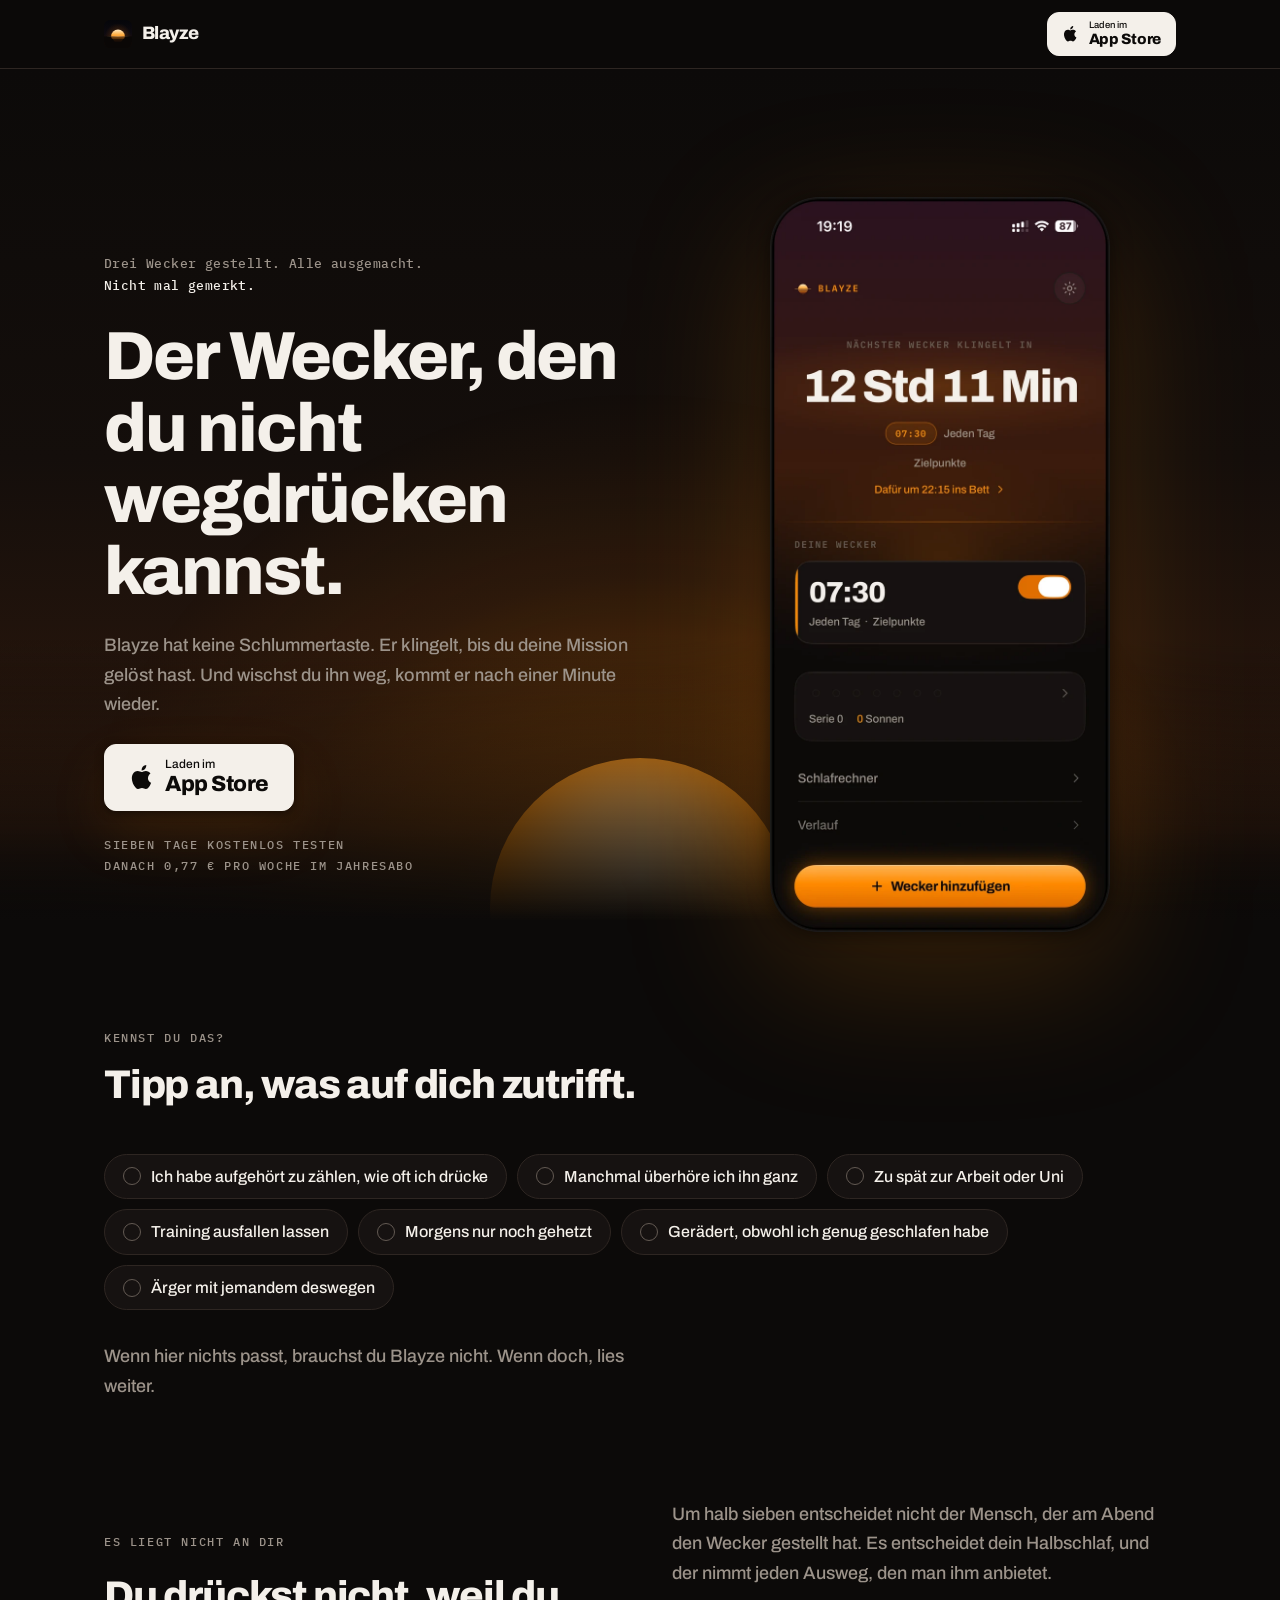
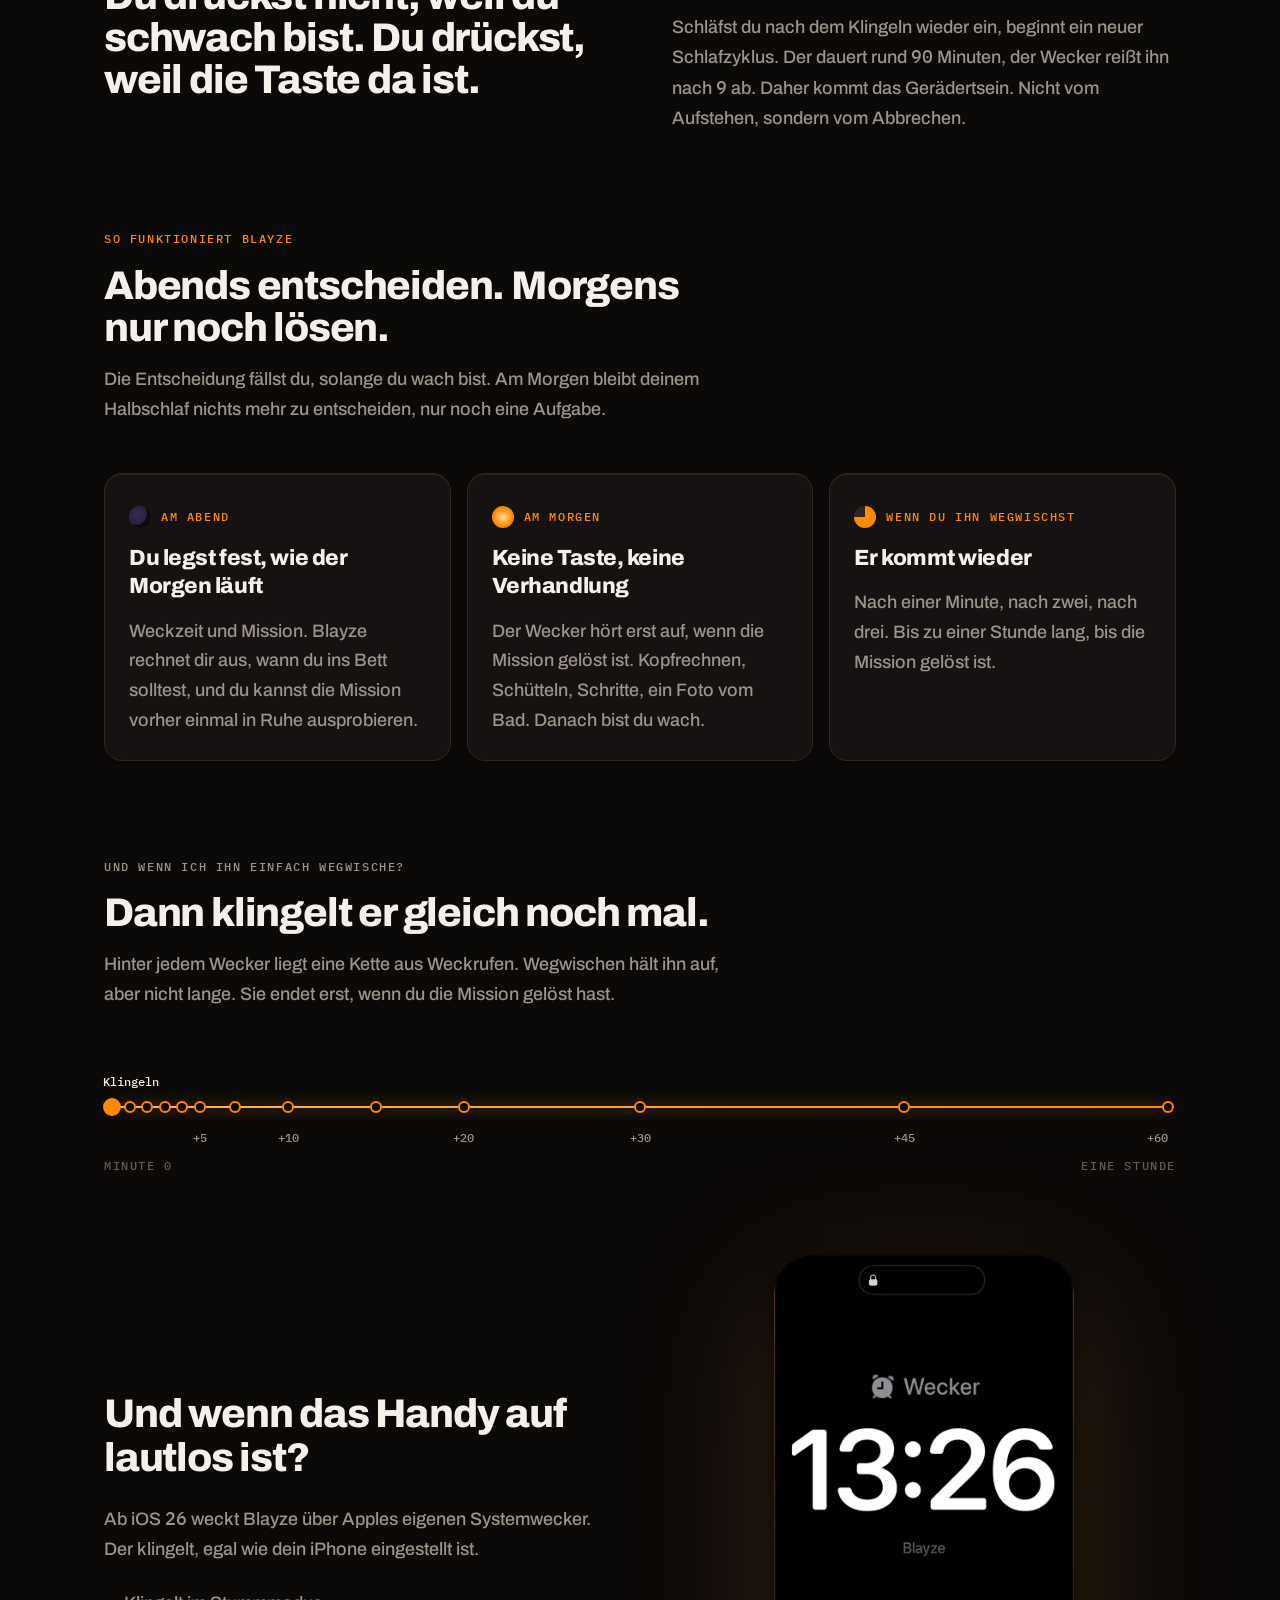
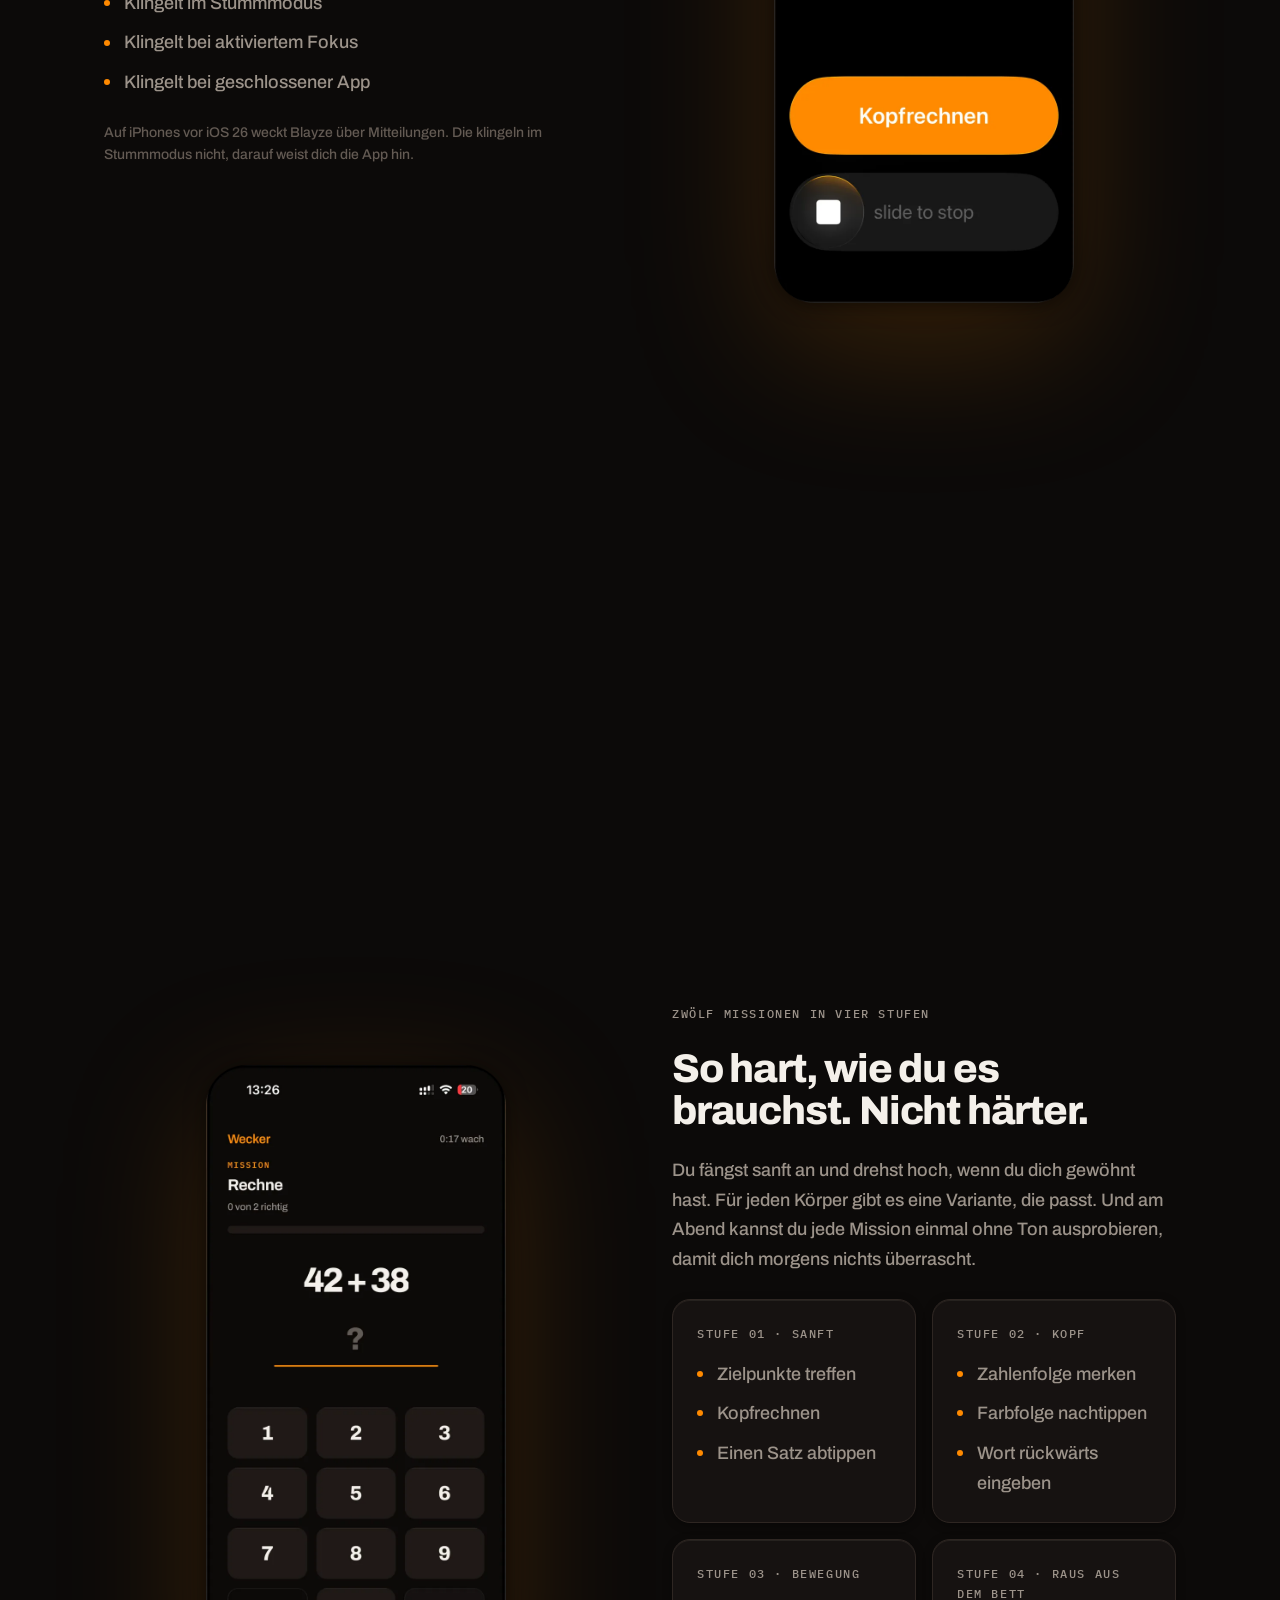
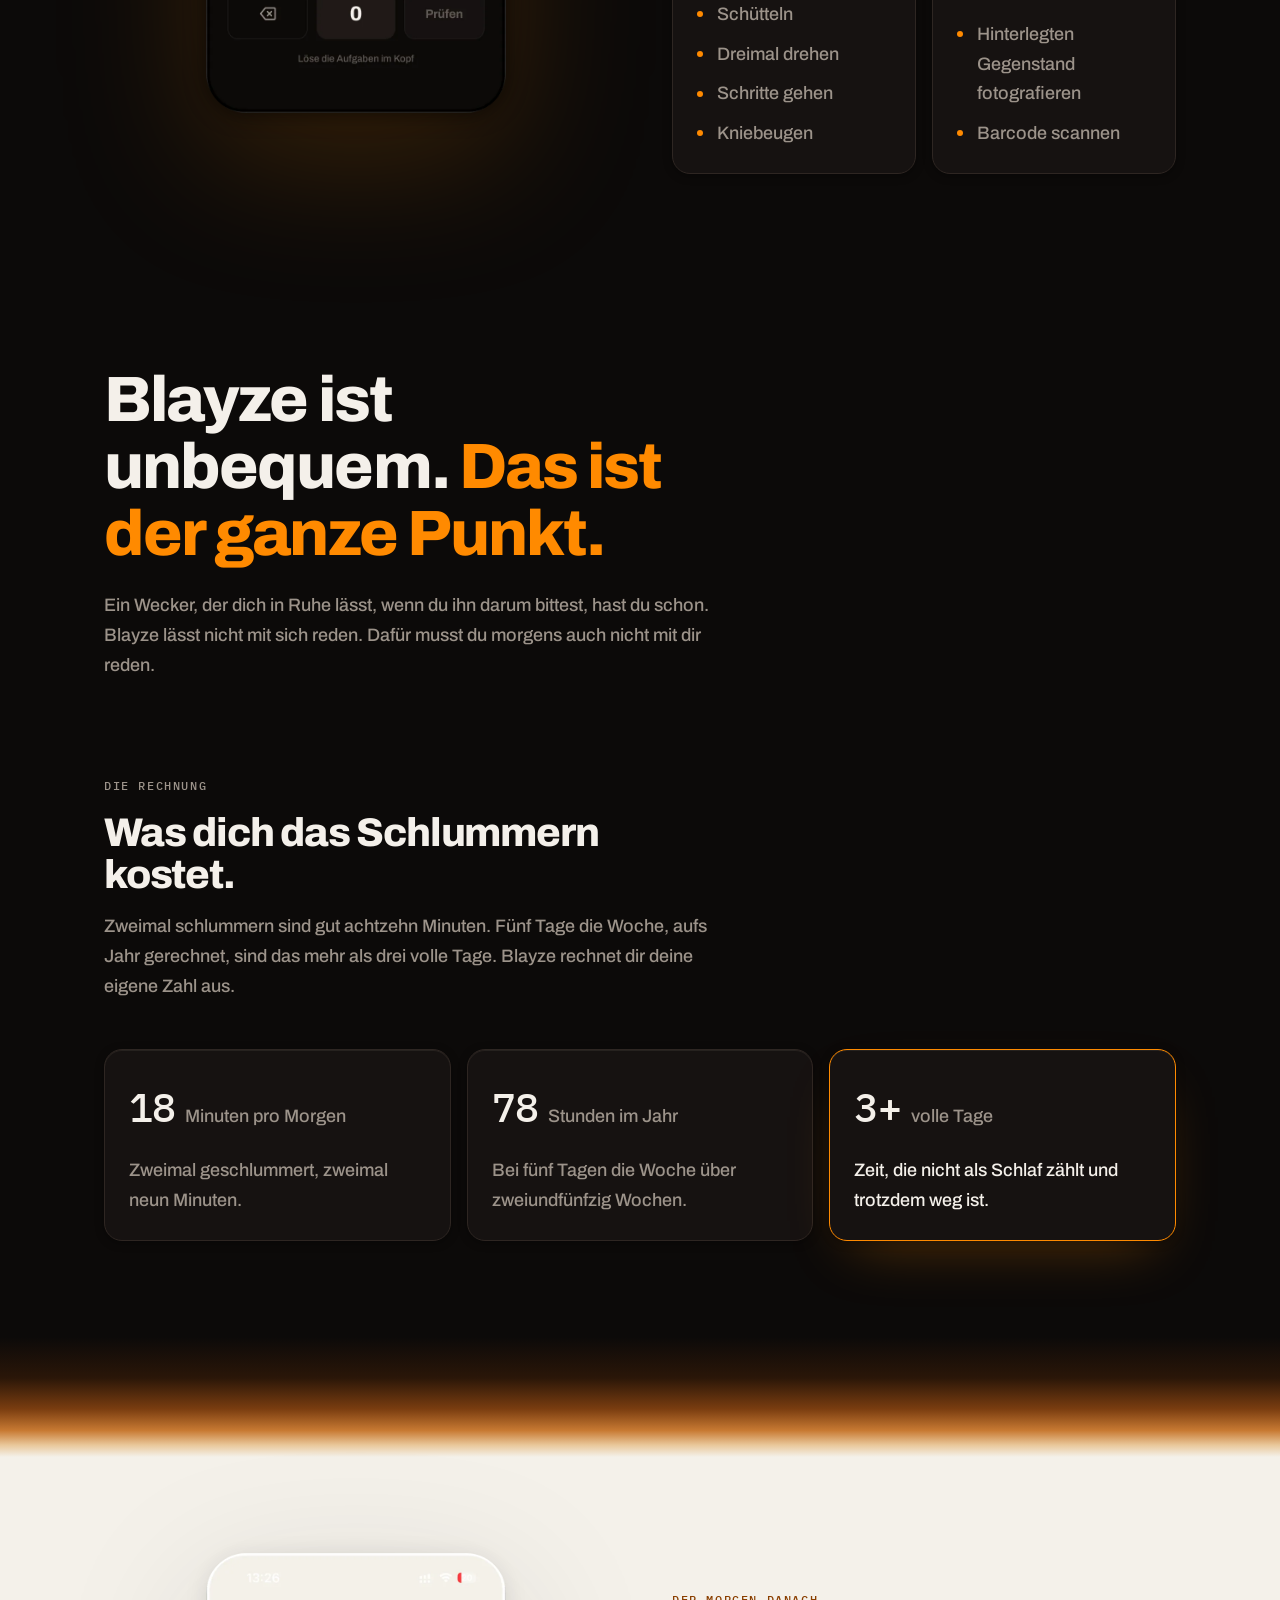
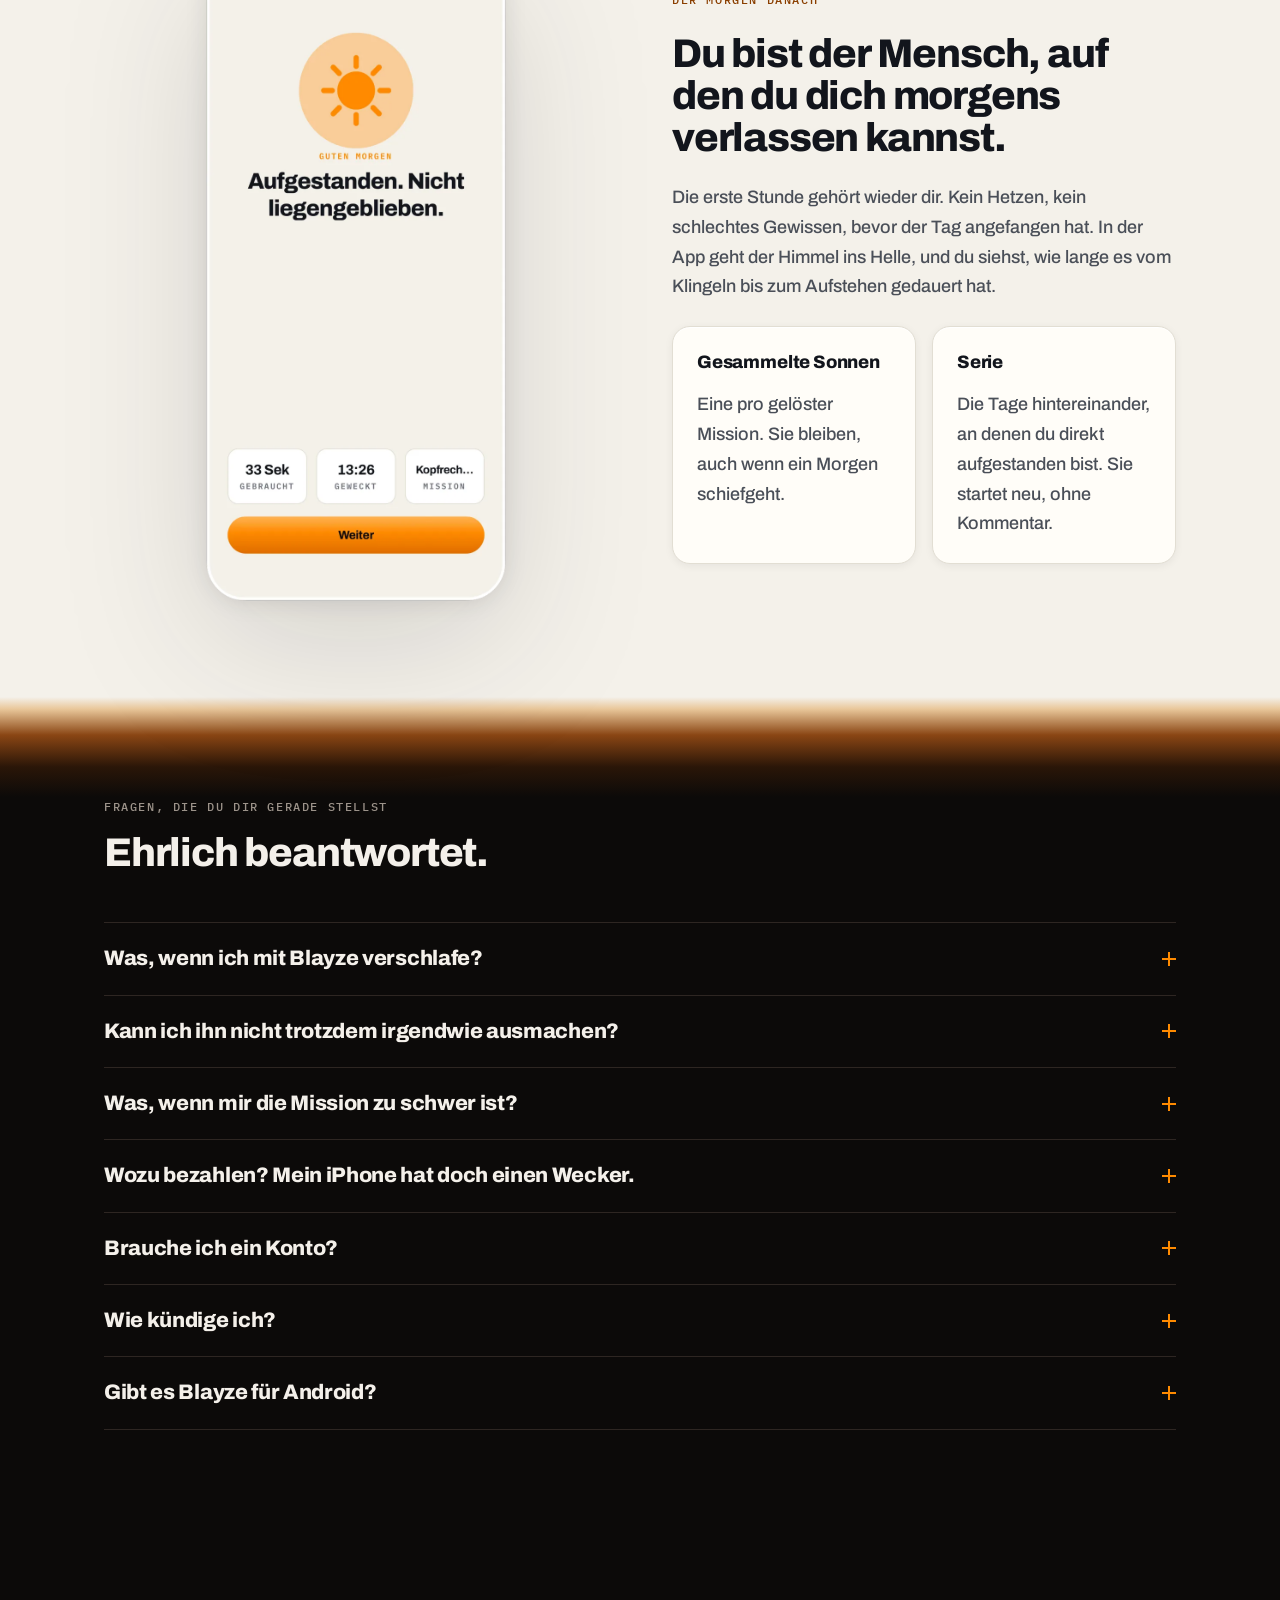
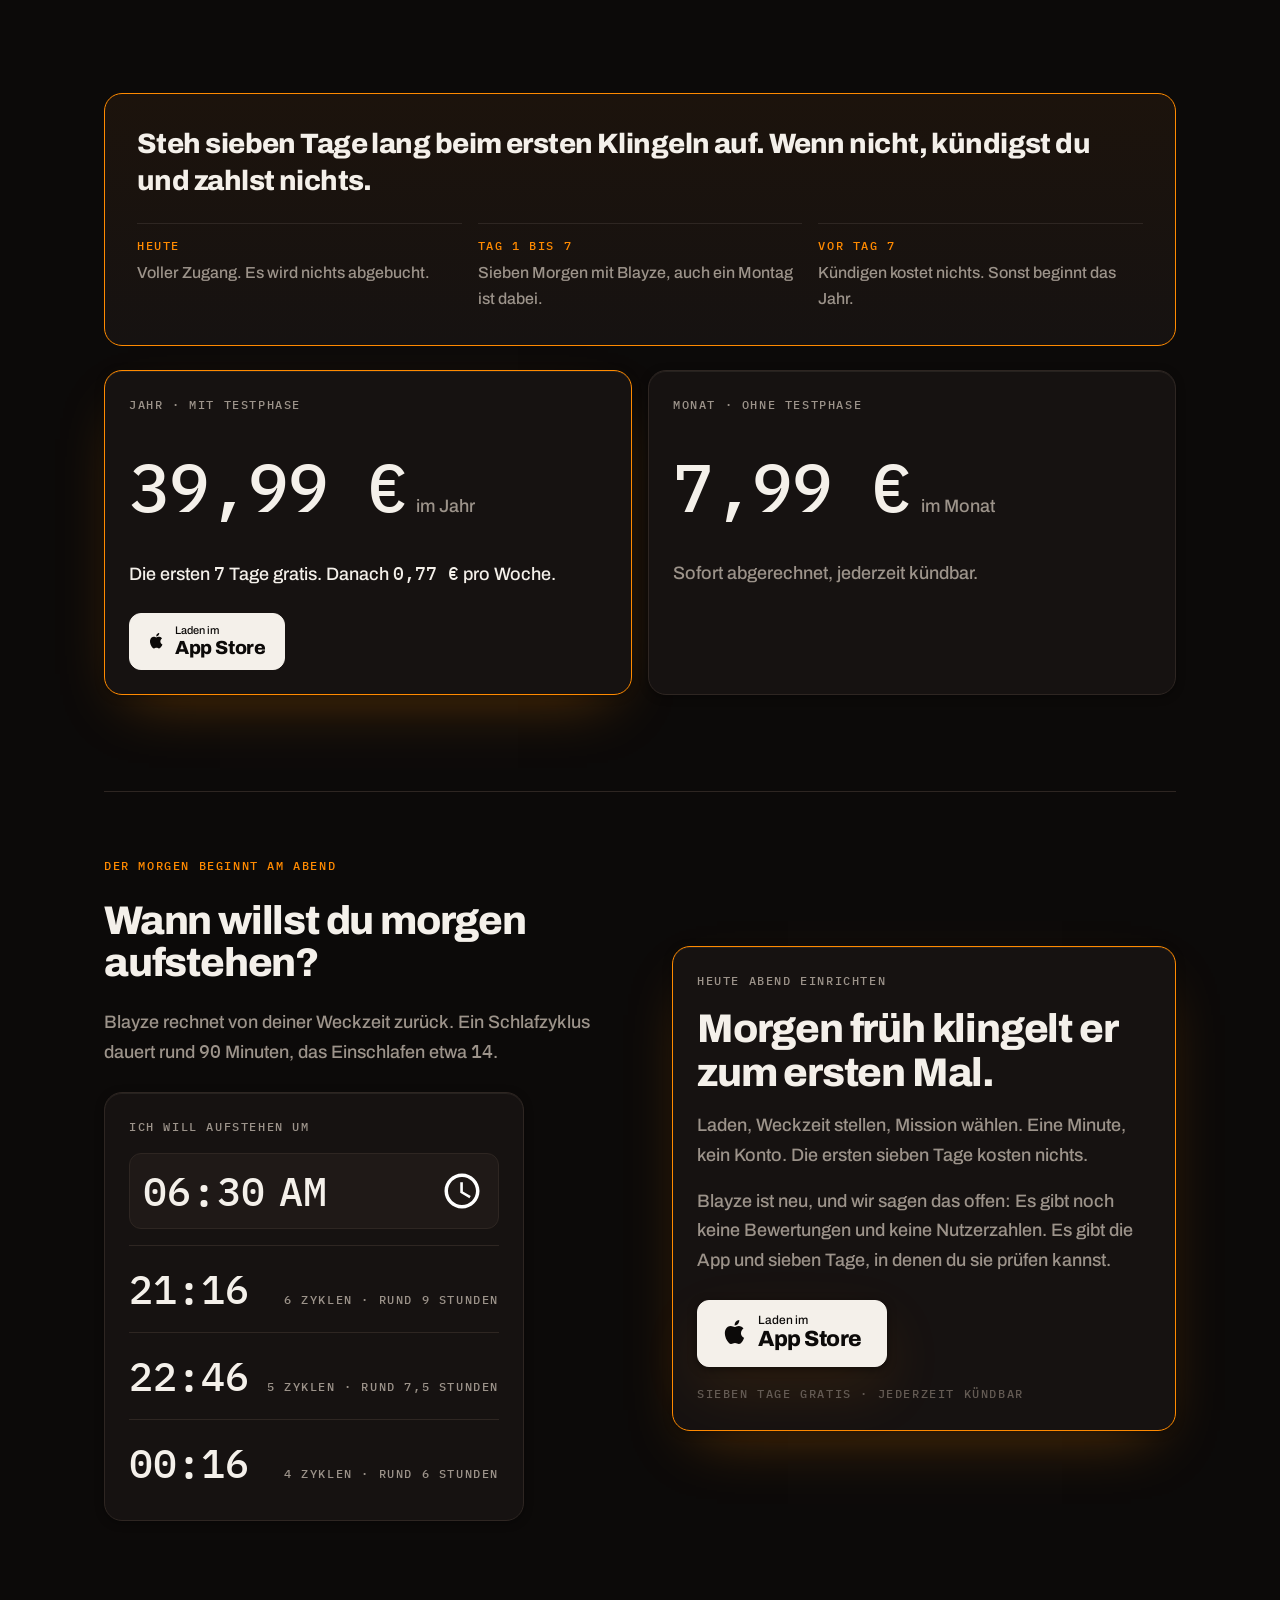
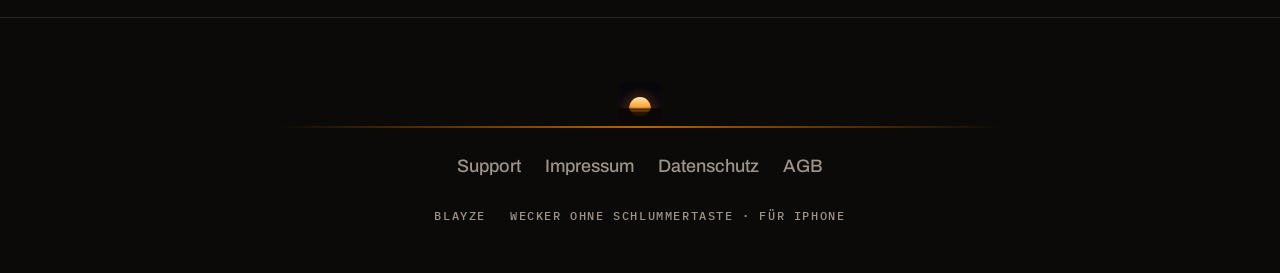
<file: index.html>
<!DOCTYPE html>
<html lang="de">
<head>
<meta charset="utf-8">
<meta name="viewport" content="width=device-width, initial-scale=1, viewport-fit=cover">
<title>Blayze. Der Wecker, den du nicht wegdrücken kannst.</title>
<meta name="description" content="Blayze ist ein iPhone-Wecker ohne Schlummertaste. Er klingelt, bis du deine Mission gelöst hast, und kommt wieder, wenn du ihn wegwischst. Sieben Tage kostenlos.">
<link rel="canonical" href="https://blayzeapp.de/">
<meta name="color-scheme" content="dark">
<meta name="theme-color" content="#0C0A09">
<meta name="apple-itunes-app" content="app-id=6809927492">
<meta property="og:title" content="Blayze. Der Wecker, den du nicht wegdrücken kannst.">
<meta property="og:description" content="Keine Schlummertaste. Er hört erst auf, wenn die Mission gelöst ist, und kommt wieder, wenn du ihn wegwischst.">
<meta property="og:type" content="website">
<meta property="og:url" content="https://blayzeapp.de/">
<meta property="og:image" content="https://blayzeapp.de/og.jpg">
<meta property="og:image:width" content="1200">
<meta property="og:image:height" content="630">
<meta property="og:locale" content="de_DE">
<meta name="twitter:card" content="summary_large_image">
<link rel="icon" href="/favicon.svg" type="image/svg+xml">
<link rel="apple-touch-icon" href="/apple-touch-icon.png">
<link rel="preconnect" href="https://fonts.googleapis.com">
<link rel="preconnect" href="https://fonts.gstatic.com" crossorigin>
<link href="https://fonts.googleapis.com/css2?family=Archivo:wght@500;800&family=IBM+Plex+Mono:wght@400;500&display=swap" rel="stylesheet">
<script type="application/ld+json">
{"@context":"https://schema.org","@type":"MobileApplication","name":"Blayze","operatingSystem":"iOS","applicationCategory":"LifestyleApplication","inLanguage":"de","description":"iPhone-Wecker ohne Schlummertaste. Er klingelt, bis eine Mission gelöst ist.","url":"https://blayzeapp.de/","downloadUrl":"https://apps.apple.com/de/app/id6809927492","offers":{"@type":"Offer","price":"0","priceCurrency":"EUR"}}
</script>
<style>
:root{
  --ground:#0C0A09;
  --surface:#161211;
  --surface-hi:#1F1917;
  --border:#2E2622;
  --ink:#F4F0EA;
  --ink-mid:#9C938A;
  --ink-low:#635A53;
  --signal:#FF8A00;
  --signal-deep:#E06E00;
  --signal-lite:#FFB454;
  --edge:rgba(255,235,214,0.07);
  --morning:#F4F1EA;
  --morning-ink:#12151C;

  --t-display:clamp(38px,8.2vw,68px);
  --t-title:clamp(26px,4.4vw,40px);
  --t-body:clamp(16px,1.7vw,18px);
  --t-mono:12px;

  --s1:8px; --s2:16px; --s3:24px; --s4:32px; --s5:48px; --s6:64px; --s7:96px; --s8:128px;
  --shadow:0 2px 8px rgba(0,0,0,.5), 0 24px 60px rgba(255,138,0,.10);
  --sans:'Archivo','Helvetica Neue',Helvetica,Arial,sans-serif;
  --mono:'IBM Plex Mono','SFMono-Regular',Menlo,Consolas,monospace;
}
*{box-sizing:border-box}
html{-webkit-text-size-adjust:100%;scroll-behavior:smooth}
@media (prefers-reduced-motion:reduce){html{scroll-behavior:auto}}
body{
  margin:0;background:var(--ground);color:var(--ink);
  font-family:var(--sans);font-weight:500;font-size:var(--t-body);line-height:1.65;
  overflow-x:hidden;overflow-wrap:break-word;-webkit-font-smoothing:antialiased;
}
img{max-width:100%;display:block}
a{color:var(--signal);text-decoration:none}
a:hover{color:var(--signal-lite)}
h1,h2,h3{font-weight:800;letter-spacing:-0.03em;line-height:1.05;margin:0;text-wrap:pretty}
h1{font-size:var(--t-display)}
h2{font-size:var(--t-title)}
h3{font-size:var(--t-body);letter-spacing:-0.01em;line-height:1.3}
p{margin:0}
.wrap{max-width:1120px;margin:0 auto;padding-left:var(--s3);padding-right:var(--s3)}
.narrow{max-width:62ch}
.sec{padding:var(--s7) 0}
.lede{color:var(--ink-mid)}
.eyebrow{
  font-family:var(--mono);font-weight:500;font-size:var(--t-mono);
  letter-spacing:1.6px;text-transform:uppercase;color:var(--signal);
}
.eyebrow.dim{color:var(--ink-mid)}
.num{font-family:var(--mono);font-weight:500;font-variant-numeric:tabular-nums}

/* ---------- Horizont ---------- */
.horizon{position:absolute;inset:0;overflow:hidden;pointer-events:none}
.horizon .sky{position:absolute;inset:0;background:linear-gradient(180deg,#0C0A09 0%,#140E0B 45%,#25150C 72%,#3A1E0D 88%,#0C0A09 100%)}
.horizon .glow{
  position:absolute;left:50%;bottom:-6%;width:min(1200px,150vw);aspect-ratio:2/1;
  transform:translateX(-50%);
  background:radial-gradient(ellipse at 50% 100%,rgba(255,180,84,.42) 0%,rgba(255,138,0,.22) 26%,rgba(224,110,0,.08) 48%,rgba(255,138,0,0) 70%);
}
.horizon .sun{
  position:absolute;left:50%;bottom:0;width:min(300px,46vw);aspect-ratio:1;
  transform:translate(-50%,42%);border-radius:50%;
  background:radial-gradient(circle at 50% 40%,#FFD9A0 0%,var(--signal-lite) 34%,var(--signal) 62%,var(--signal-deep) 100%);
  filter:blur(.4px);
}
.horizon .line{
  position:absolute;left:0;right:0;bottom:0;height:1px;
  background:linear-gradient(90deg,rgba(255,138,0,0) 0%,rgba(255,138,0,.7) 50%,rgba(255,138,0,0) 100%);
}
.horizon .fade{position:absolute;inset:auto 0 0 0;height:34%;background:linear-gradient(180deg,rgba(12,10,9,0) 0%,var(--ground) 96%)}

/* ---------- Kopf ---------- */
.hd{position:sticky;top:0;z-index:60;background:rgba(12,10,9,.86);backdrop-filter:blur(14px);-webkit-backdrop-filter:blur(14px);border-bottom:1px solid var(--border)}
.hd-in{max-width:1120px;margin:0 auto;padding:12px var(--s3);display:flex;align-items:center;gap:var(--s2)}
.mark{display:flex;align-items:center;gap:10px;color:var(--ink)}
.mark span{font-weight:800;letter-spacing:-0.03em}
.hd .badge{margin-left:auto}
@media (max-width:560px){.hd .badge{display:none}}

/* ---------- App-Store-Knopf ---------- */
.badge{
  display:inline-flex;align-items:center;gap:10px;padding:10px 18px 11px;border-radius:12px;
  background:var(--ink);color:var(--ground);border:1px solid var(--ink);text-decoration:none;
  transition:background .18s ease,transform .18s ease;
}
.badge:hover{background:#fff;color:var(--ground);transform:translateY(-1px)}
.badge .lines{display:flex;flex-direction:column;align-items:flex-start;line-height:1.12}
.badge .l1{font-size:11px;font-weight:500}
.badge .l2{font-size:19px;font-weight:800;letter-spacing:-0.02em}
.badge.lg{padding:13px 24px 14px;box-shadow:var(--shadow)}
.badge.lg .l1{font-size:12px}
.badge.lg .l2{font-size:22px}
.badge svg{flex:none}
.hd .badge{padding:7px 14px 8px}
.hd .badge .l1{font-size:9.5px}
.hd .badge .l2{font-size:15px}

/* ---------- Held ---------- */
.hero{position:relative;isolation:isolate;padding:var(--s7) 0 0}
.hero-grid{position:relative;display:grid;gap:var(--s6);align-items:center;grid-template-columns:1fr}
@media (min-width:900px){
  .hero-grid{grid-template-columns:1.08fr .92fr;gap:var(--s5)}
  .hero{padding-top:var(--s8)}
}
.hero-copy{display:flex;flex-direction:column;gap:var(--s3);align-items:flex-start}
.hero .meta{font-family:var(--mono);font-size:var(--t-mono);letter-spacing:1.6px;text-transform:uppercase;color:var(--ink-mid);line-height:1.7}

/* ---------- iPhone ---------- */
.shot{width:100%;max-width:300px;margin:0 auto;filter:drop-shadow(0 2px 10px rgba(0,0,0,.55)) drop-shadow(0 40px 70px rgba(255,138,0,.18))}
.shot img{width:100%;height:auto;display:block}
.shot.lg{max-width:340px}
.morning .shot{filter:drop-shadow(0 2px 10px rgba(18,21,28,.10)) drop-shadow(0 40px 70px rgba(18,21,28,.14))}

/* ---------- Karten ---------- */
.card{
  background:var(--surface);border:1px solid var(--border);border-radius:18px;padding:var(--s3);
  box-shadow:inset 0 1px 0 var(--edge), 0 2px 8px rgba(0,0,0,.35);
  display:flex;flex-direction:column;gap:var(--s2);
}
.card h3{color:var(--ink)}
.card p{color:var(--ink-mid)}
.grid{display:grid;gap:var(--s2)}
@media (min-width:640px){.g2{grid-template-columns:1fr 1fr}}
@media (min-width:860px){.g3{grid-template-columns:repeat(3,1fr)}.g4{grid-template-columns:repeat(4,1fr)}}
@media (min-width:640px) and (max-width:859px){.g4{grid-template-columns:1fr 1fr}}
.split{display:grid;gap:var(--s5);align-items:center;grid-template-columns:1fr}
@media (min-width:900px){.split{grid-template-columns:1fr 1fr;gap:var(--s6)}.split.rev .shotcol{order:-1}}
.stack{display:flex;flex-direction:column;gap:var(--s3);align-items:flex-start}
ul.plain{margin:0;padding:0;list-style:none;display:flex;flex-direction:column;gap:10px}
ul.plain li{position:relative;padding-left:20px;color:var(--ink-mid)}
ul.plain li::before{content:"";position:absolute;left:0;top:.62em;width:6px;height:6px;border-radius:50%;background:var(--signal)}
.rule{height:1px;background:var(--border);border:0;margin:0}

/* ---------- Morgenlicht ---------- */
.morning{background:var(--morning);color:var(--morning-ink);position:relative}
.morning h2,.morning h3{color:var(--morning-ink)}
.morning p{color:#4A4F58}
.morning .eyebrow{color:#8A3F00}
.morning .card{background:#FFFDF8;border-color:#E2DED3;box-shadow:inset 0 1px 0 #fff,0 2px 8px rgba(18,21,28,.06)}
.morning .card p{color:#4A4F58}
.morning ul.plain li{color:#4A4F58}
.dawn{height:120px;background:linear-gradient(180deg,var(--ground) 0%,#2A1608 34%,#7A3D10 60%,#C87A33 78%,#E9C79A 90%,var(--morning) 100%)}
.dusk{height:100px;background:linear-gradient(180deg,var(--morning) 0%,#E9C79A 12%,#8A4614 38%,#2A1608 70%,var(--ground) 100%)}

/* ---------- Preis ---------- */
.price{display:flex;align-items:baseline;gap:10px;flex-wrap:wrap}
.price .big{font-family:var(--mono);font-weight:500;font-size:var(--t-title);color:var(--ink);letter-spacing:-0.02em}
.morning .price .big{color:var(--morning-ink)}
.card.lead{border-color:var(--signal);box-shadow:inset 0 1px 0 var(--edge),0 2px 8px rgba(0,0,0,.35),0 24px 60px -24px rgba(255,138,0,.35)}

/* ---------- Fuß ---------- */
footer{background:var(--ground);border-top:1px solid var(--border);padding:var(--s6) 0 var(--s5)}
.ft-sun{display:flex;flex-direction:column;align-items:center}
.ft-line{display:block;width:100%;max-width:720px;height:2px;background:linear-gradient(90deg,rgba(255,138,0,0) 0%,rgba(255,138,0,.7) 50%,rgba(255,138,0,0) 100%)}
.ft-nav{display:flex;flex-wrap:wrap;gap:var(--s2) var(--s3);justify-content:center}
.ft-nav a{color:var(--ink-mid)}
.ft-nav a:hover{color:var(--signal)}
.ft-meta{display:flex;flex-wrap:wrap;gap:var(--s1) var(--s3);justify-content:center;align-items:baseline;font-family:var(--mono);font-size:var(--t-mono);color:var(--ink-mid);letter-spacing:1.6px;text-transform:uppercase}

/* ---------- Daumenleiste ---------- */
.thumb{
  position:fixed;left:0;right:0;bottom:0;z-index:70;
  padding:10px var(--s3) calc(10px + env(safe-area-inset-bottom));
  background:rgba(12,10,9,.92);backdrop-filter:blur(14px);-webkit-backdrop-filter:blur(14px);
  border-top:1px solid var(--border);
  transform:translateY(110%);transition:transform .28s ease;
}
.thumb.on{transform:translateY(0)}
.thumb .badge{width:100%;justify-content:center}
@media (min-width:721px){.thumb{display:none}}
@media (max-width:720px){body.has-thumb{padding-bottom:84px}}

/* ---------- Erscheinen ---------- */
.rise{opacity:0;transform:translateY(18px);transition:opacity .7s cubic-bezier(.2,.7,.2,1),transform .7s cubic-bezier(.2,.7,.2,1)}
.rise.in{opacity:1;transform:none}
@keyframes sunUp{from{transform:translate(-50%,86%)}to{transform:translate(-50%,42%)}}
@keyframes glowIn{from{opacity:0}to{opacity:1}}
.horizon .sun{animation:sunUp 1.9s cubic-bezier(.16,.8,.24,1) both}
.horizon .glow{animation:glowIn 2.2s ease both}
@media (prefers-reduced-motion:reduce){
  .rise{opacity:1;transform:none;transition:none}
  .horizon .sun,.horizon .glow{animation:none}
  .thumb{transition:none}
  .badge{transition:none}
}

/* ================= Neu im roten Faden ================= */
.kicker{font-family:var(--mono);font-size:13px;letter-spacing:.4px;color:var(--ink-mid);line-height:1.7}
.kicker b{color:var(--ink);font-weight:500}
.sec-head{display:flex;flex-direction:column;gap:var(--s2);margin-bottom:var(--s5);max-width:62ch}

/* Kennst du das */
.chips{display:flex;flex-wrap:wrap;gap:10px}
.chip{
  font:inherit;font-size:16px;color:var(--ink);cursor:pointer;text-align:left;line-height:1.35;
  background:var(--surface);border:1px solid var(--border);border-radius:999px;
  padding:11px 18px;display:inline-flex;align-items:center;gap:10px;
  transition:border-color .18s ease,background .18s ease;
}
.chip::before{content:"";width:16px;height:16px;border-radius:50%;border:1.5px solid var(--ink-low);flex:none;transition:all .18s ease}
.chip[aria-pressed="true"]{border-color:var(--signal);background:#1E140D}
.chip[aria-pressed="true"]::before{background:var(--signal);border-color:var(--signal);box-shadow:inset 0 0 0 3px #1E140D}
.chip:hover{border-color:var(--ink-low)}
.antwort{margin-top:var(--s4);min-height:3.4em;color:var(--ink-mid);max-width:56ch;transition:color .3s ease}
.antwort.an{color:var(--ink)}
.antwort strong{color:var(--signal);font-weight:800}

/* Mechanismus */
.mech{display:grid;gap:var(--s2);grid-template-columns:1fr}
@media (min-width:860px){.mech{grid-template-columns:repeat(3,1fr)}}
.mech .card{position:relative;padding:var(--s4) var(--s3) var(--s3)}
.mech .when{font-family:var(--mono);font-size:var(--t-mono);letter-spacing:1.6px;text-transform:uppercase;color:var(--signal);display:flex;align-items:center;gap:10px}
.mech .when i{display:block;width:22px;height:22px;border-radius:50%;flex:none}
.mech .abend i{background:radial-gradient(circle at 35% 35%,#3A2A55,#1B1530);box-shadow:inset -4px -3px 0 #0C0A09}
.mech .morgen i{background:radial-gradient(circle,#FFD9A0,var(--signal) 60%,var(--signal-deep))}
.mech .danach i{background:conic-gradient(var(--signal) 0 75%,var(--border) 75%)}
.mech h3{font-size:22px;letter-spacing:-0.02em}

/* Weckerkette */
.kette{position:relative;padding:var(--s5) 0 var(--s2)}
.kette .bahn{position:relative;height:2px;background:var(--border);margin:0 8px}
.kette .glut{position:absolute;left:0;top:0;height:2px;width:0;background:linear-gradient(90deg,var(--signal-lite),var(--signal));box-shadow:0 0 14px rgba(255,138,0,.7)}
.kette.in .glut{animation:glut 3.6s cubic-bezier(.3,.6,.3,1) .2s forwards}
@keyframes glut{to{width:100%}}
.kette .glied{position:absolute;top:50%;width:12px;height:12px;margin:-6px 0 0 -6px;border-radius:50%;background:var(--ground);border:2px solid var(--signal)}
.kette .glied.erst{width:18px;height:18px;margin:-9px 0 0 -9px;background:var(--signal)}
.kette .zahl{position:absolute;top:22px;transform:translateX(-50%);font-family:var(--mono);font-size:12px;color:var(--ink-mid);white-space:nowrap}
.kette .zahl.oben{top:-34px;color:var(--ink);transform:translateX(-9px)}
.kette .zahl:last-of-type{transform:translateX(-100%)}
.kette-unter{display:flex;justify-content:space-between;font-family:var(--mono);font-size:var(--t-mono);letter-spacing:1.6px;text-transform:uppercase;color:var(--ink-low);margin-top:48px}
.fuss{font-size:14px;color:var(--ink-low);max-width:62ch;line-height:1.6}

/* Was du schon versucht hast */
.versuche{display:grid;gap:var(--s2);grid-template-columns:1fr}
@media (min-width:860px){.versuche{grid-template-columns:repeat(3,1fr)}}
.versuche .card .bricht{font-family:var(--mono);font-size:var(--t-mono);letter-spacing:1.6px;text-transform:uppercase;color:var(--ink-low)}
.versuche .card h3{font-size:19px}
.versuche .loesung{grid-column:1/-1;border-color:var(--signal);display:flex;flex-direction:column;gap:var(--s1)}
@media (min-width:860px){.versuche .loesung{flex-direction:row;align-items:center;gap:var(--s4)}.versuche .loesung h3{flex:none}}

/* Unbequem */
.unbequem{padding:var(--s7) 0;text-align:left}
.unbequem h2{font-size:clamp(34px,6.4vw,64px);max-width:16ch}
.unbequem h2 em{font-style:normal;color:var(--signal)}

/* Stimme */
.stimme{display:grid;gap:var(--s4);grid-template-columns:1fr;align-items:start}
@media (min-width:900px){.stimme{grid-template-columns:.9fr 1.1fr;gap:var(--s6)}}
blockquote{margin:0;font-size:clamp(26px,4vw,40px);font-weight:800;letter-spacing:-0.03em;line-height:1.12}
blockquote::before{content:"„";color:var(--signal)}
blockquote::after{content:"“";color:var(--signal)}
.entwurf{display:inline-block;font-family:var(--mono);font-size:11px;letter-spacing:1.4px;text-transform:uppercase;color:#1a0f00;background:#FFB454;border-radius:6px;padding:3px 8px}

/* Fragen */
.fragen{display:flex;flex-direction:column;border-top:1px solid var(--border)}
.fragen details{border-bottom:1px solid var(--border)}
.fragen summary{list-style:none;cursor:pointer;display:flex;justify-content:space-between;align-items:center;gap:var(--s3);padding:22px 0;font-weight:800;font-size:clamp(18px,2vw,21px);letter-spacing:-0.015em;line-height:1.3}
.fragen summary::-webkit-details-marker{display:none}
.fragen summary::after{content:"";flex:none;width:14px;height:14px;background:linear-gradient(var(--signal),var(--signal)) center/14px 2px no-repeat,linear-gradient(var(--signal),var(--signal)) center/2px 14px no-repeat;transition:transform .2s ease}
.fragen details[open] summary::after{transform:rotate(45deg)}
.fragen .a{padding:0 0 24px;color:var(--ink-mid);max-width:64ch;display:flex;flex-direction:column;gap:12px}

/* Versprechen */
.versprechen{border:1px solid var(--signal);border-radius:18px;padding:var(--s4);display:grid;gap:var(--s2);background:linear-gradient(180deg,#1C130C,var(--surface))}
.versprechen h3{font-size:clamp(22px,3vw,28px);letter-spacing:-0.02em}
.schritte{display:grid;gap:var(--s2);grid-template-columns:1fr;margin-top:var(--s1)}
@media (min-width:700px){.schritte{grid-template-columns:repeat(3,1fr)}}
.schritte div{border-top:1px solid var(--border);padding-top:12px;display:flex;flex-direction:column;gap:4px}
.schritte b{font-family:var(--mono);font-weight:500;font-size:var(--t-mono);letter-spacing:1.6px;text-transform:uppercase;color:var(--signal)}
.schritte span{color:var(--ink-mid);font-size:16px}
@media (prefers-reduced-motion:reduce){.kette .glut{animation:none;width:100%}.chip,.chip::before{transition:none}}
</style>
</head>
<body>

<header class="hd">
  <div class="hd-in">
    <a class="mark" href="#top"><img src="/icon.svg" width="28" height="28" alt="" style="display:block;border-radius:22.4%;flex:none"><span>Blayze</span></a>
    <a class="badge store" data-ct="kopf" href="#laden"><svg width="17" height="20" viewBox="0 0 20 24" fill="none" aria-hidden="true"><path d="M14.6 12.6c0-2.4 1.9-3.6 2-3.7-1.1-1.6-2.8-1.8-3.4-1.9-1.5-.1-2.8.8-3.5.8-.7 0-1.8-.8-3-.8-1.6 0-3 .9-3.8 2.3-1.6 2.8-.4 7 1.2 9.3.8 1.1 1.7 2.4 2.9 2.3 1.2 0 1.6-.7 3-.7 1.4 0 1.8.7 3 .7 1.2 0 2-1.1 2.8-2.2.9-1.3 1.2-2.5 1.3-2.6-.1 0-2.5-1-2.5-3.5Z" fill="currentColor"/><path d="M12.4 5.2c.6-.8 1-1.8.9-2.9-.9 0-2 .6-2.7 1.4-.6.7-1 1.8-.9 2.8 1 .1 2-.5 2.7-1.3Z" fill="currentColor"/></svg><span class="lines"><span class="l1">Laden im</span><span class="l2">App Store</span></span></a>
  </div>
</header>

<main id="top">

  <!-- 1 Held: erst Wiedererkennung, dann das Produkt -->
  <section class="hero">
    <div class="horizon" aria-hidden="true"><div class="sky"></div><div class="glow"></div><div class="sun"></div><div class="line"></div><div class="fade"></div></div>
    <div class="wrap hero-grid">
      <div class="hero-copy">
        <p class="kicker">Drei Wecker gestellt. Alle ausgemacht.<br><b>Nicht mal gemerkt.</b></p>
        <h1>Der Wecker, den du nicht wegdrücken kannst.</h1>
        <p class="lede narrow">Blayze hat keine Schlummertaste. Er klingelt, bis du deine Mission gelöst hast. Und wischst du ihn weg, kommt er nach einer Minute wieder.</p>
        <a class="badge lg store" data-ct="hero" href="#laden"><svg width="26" height="31" viewBox="0 0 20 24" fill="none" aria-hidden="true"><path d="M14.6 12.6c0-2.4 1.9-3.6 2-3.7-1.1-1.6-2.8-1.8-3.4-1.9-1.5-.1-2.8.8-3.5.8-.7 0-1.8-.8-3-.8-1.6 0-3 .9-3.8 2.3-1.6 2.8-.4 7 1.2 9.3.8 1.1 1.7 2.4 2.9 2.3 1.2 0 1.6-.7 3-.7 1.4 0 1.8.7 3 .7 1.2 0 2-1.1 2.8-2.2.9-1.3 1.2-2.5 1.3-2.6-.1 0-2.5-1-2.5-3.5Z" fill="currentColor"/><path d="M12.4 5.2c.6-.8 1-1.8.9-2.9-.9 0-2 .6-2.7 1.4-.6.7-1 1.8-.9 2.8 1 .1 2-.5 2.7-1.3Z" fill="currentColor"/></svg><span class="lines"><span class="l1">Laden im</span><span class="l2">App Store</span></span></a>
        <p class="meta">Sieben Tage kostenlos testen<br>Danach 0,77 € pro Woche im Jahresabo</p>
      </div>
      <div class="shot lg"><img src="screenshots/klein/start.webp" alt="Blayze Startbildschirm mit nächster Weckzeit"></div>
    </div>
  </section>

  <!-- 2 Kennst du das: die Worte aus dem Onboarding -->
  <section class="sec">
    <div class="wrap">
      <div class="sec-head">
        <p class="eyebrow dim">Kennst du das?</p>
        <h2>Tipp an, was auf dich zutrifft.</h2>
      </div>
      <div class="chips" id="chips">
        <button class="chip" type="button" aria-pressed="false">Ich habe aufgehört zu zählen, wie oft ich drücke</button>
        <button class="chip" type="button" aria-pressed="false">Manchmal überhöre ich ihn ganz</button>
        <button class="chip" type="button" aria-pressed="false">Zu spät zur Arbeit oder Uni</button>
        <button class="chip" type="button" aria-pressed="false">Training ausfallen lassen</button>
        <button class="chip" type="button" aria-pressed="false">Morgens nur noch gehetzt</button>
        <button class="chip" type="button" aria-pressed="false">Gerädert, obwohl ich genug geschlafen habe</button>
        <button class="chip" type="button" aria-pressed="false">Ärger mit jemandem deswegen</button>
      </div>
      <p class="antwort" id="antwort" aria-live="polite">Wenn hier nichts passt, brauchst du Blayze nicht. Wenn doch, lies weiter.</p>
    </div>
  </section>

  <!-- 3 Es liegt nicht an dir -->
  <section class="sec" style="padding-top:0">
    <div class="wrap split">
      <div class="stack">
        <p class="eyebrow dim">Es liegt nicht an dir</p>
        <h2>Du drückst nicht, weil du schwach bist. Du drückst, weil die Taste da ist.</h2>
      </div>
      <div class="stack">
        <p class="lede">Um halb sieben entscheidet nicht der Mensch, der am Abend den Wecker gestellt hat. Es entscheidet dein Halbschlaf, und der nimmt jeden Ausweg, den man ihm anbietet.</p>
        <p class="lede">Schläfst du nach dem Klingeln wieder ein, beginnt ein neuer Schlafzyklus. Der dauert rund <span class="num">90</span> Minuten, der Wecker reißt ihn nach <span class="num">9</span> ab. Daher kommt das Gerädertsein. Nicht vom Aufstehen, sondern vom Abbrechen.</p>
      </div>
    </div>
  </section>

  <!-- 4 Der Mechanismus -->
  <section class="sec" style="padding-top:0">
    <div class="wrap">
      <div class="sec-head rise">
        <p class="eyebrow">So funktioniert Blayze</p>
        <h2>Abends entscheiden. Morgens nur noch lösen.</h2>
        <p class="lede">Die Entscheidung fällst du, solange du wach bist. Am Morgen bleibt deinem Halbschlaf nichts mehr zu entscheiden, nur noch eine Aufgabe.</p>
      </div>
      <div class="mech rise">
        <div class="card abend"><p class="when"><i></i>Am Abend</p><h3>Du legst fest, wie der Morgen läuft</h3><p>Weckzeit und Mission. Blayze rechnet dir aus, wann du ins Bett solltest, und du kannst die Mission vorher einmal in Ruhe ausprobieren.</p></div>
        <div class="card morgen"><p class="when"><i></i>Am Morgen</p><h3>Keine Taste, keine Verhandlung</h3><p>Der Wecker hört erst auf, wenn die Mission gelöst ist. Kopfrechnen, Schütteln, Schritte, ein Foto vom Bad. Danach bist du wach.</p></div>
        <div class="card danach"><p class="when"><i></i>Wenn du ihn wegwischst</p><h3>Er kommt wieder</h3><p>Nach einer Minute, nach zwei, nach drei. Bis zu einer Stunde lang, bis die Mission gelöst ist.</p></div>
      </div>
    </div>
  </section>

  <!-- 5 Der Einwand Nummer eins -->
  <section class="sec" style="padding-top:0">
    <div class="wrap">
      <div class="sec-head rise">
        <p class="eyebrow dim">Und wenn ich ihn einfach wegwische?</p>
        <h2>Dann klingelt er gleich noch mal.</h2>
        <p class="lede">Hinter jedem Wecker liegt eine Kette aus Weckrufen. Wegwischen hält ihn auf, aber nicht lange. Sie endet erst, wenn du die Mission gelöst hast.</p>
      </div>
      <div class="kette rise" id="kette" aria-label="Weckerkette: Klingeln, dann nach 1, 2, 3, 4, 5, 7, 10, 15, 20, 30, 45 und 60 Minuten erneut">
        <div class="bahn"><div class="glut"></div><span class="glied erst" style="left:0.000%"></span><span class="glied" style="left:1.667%"></span><span class="glied" style="left:3.333%"></span><span class="glied" style="left:5.000%"></span><span class="glied" style="left:6.667%"></span><span class="glied" style="left:8.333%"></span><span class="glied" style="left:11.667%"></span><span class="glied" style="left:16.667%"></span><span class="glied" style="left:25.000%"></span><span class="glied" style="left:33.333%"></span><span class="glied" style="left:50.000%"></span><span class="glied" style="left:75.000%"></span><span class="glied" style="left:100.000%"></span><span class="zahl oben" style="left:0.000%">Klingeln</span><span class="zahl" style="left:8.333%">+5</span><span class="zahl" style="left:16.667%">+10</span><span class="zahl" style="left:33.333%">+20</span><span class="zahl" style="left:50.000%">+30</span><span class="zahl" style="left:75.000%">+45</span><span class="zahl" style="left:100.000%">+60</span></div>
        <div class="kette-unter"><span>Minute 0</span><span>Eine Stunde</span></div>
      </div>
      <div class="split" style="margin-top:var(--s6)">
        <div class="stack">
          <h3 style="font-size:var(--t-title);letter-spacing:-0.03em;line-height:1.1">Und wenn das Handy auf lautlos ist?</h3>
          <p class="lede">Ab iOS <span class="num">26</span> weckt Blayze über Apples eigenen Systemwecker. Der klingelt, egal wie dein iPhone eingestellt ist.</p>
          <ul class="plain">
            <li>Klingelt im Stummmodus</li>
            <li>Klingelt bei aktiviertem Fokus</li>
            <li>Klingelt bei geschlossener App</li>
          </ul>
          <p class="fuss">Auf iPhones vor iOS 26 weckt Blayze über Mitteilungen. Die klingeln im Stummmodus nicht, darauf weist dich die App hin.</p>
        </div>
        <div class="shotcol rise"><div class="shot"><img src="screenshots/klein/sperrbildschirm.webp" alt="Blayze auf dem Sperrbildschirm" loading="lazy"></div></div>
      </div>
    </div>
  </section>

  <!-- 6 Der Status quo -->
  <section class="sec" style="padding-top:0">
    <div class="wrap">
      <div class="sec-head rise">
        <p class="eyebrow dim">Was du schon versucht hast</p>
        <h2>Jeder Trick hat eine Lücke. Dein Halbschlaf findet sie.</h2>
      </div>
      <div class="versuche rise">
        <div class="card"><p class="bricht">Versuch</p><h3>Drei Wecker hintereinander</h3><p>Nach einer Woche drückst du alle drei aus, ohne richtig wach zu werden. Mehr Wecker trainieren nur das Ausmachen.</p></div>
        <div class="card"><p class="bricht">Versuch</p><h3>Handy ans andere Ende des Zimmers</h3><p>Du stehst auf, machst aus und legst dich wieder hin. Zwei Schritte reichen nicht, um wach zu werden.</p></div>
        <div class="card"><p class="bricht">Versuch</p><h3>Einfach mehr Disziplin</h3><p>Hält, solange der Abend gut war. Am ersten müden Morgen gewinnt wieder die Taste.</p></div>
        <div class="card loesung"><h3>Blayze nimmt die Lücke weg.</h3><p style="color:var(--ink)">Keine Taste, die man im Halbschlaf trifft. Ausmachen geht nur, indem du wach wirst.</p></div>
      </div>
    </div>
  </section>

  <!-- 7 Missionen, und die Angst vor zu hart -->
  <section class="sec" style="padding-top:0">
    <div class="wrap split rev">
      <div class="shotcol rise"><div class="shot"><img src="screenshots/klein/rechner.webp" alt="Mission Kopfrechnen mit Ziffernblock" loading="lazy"></div></div>
      <div class="stack">
        <p class="eyebrow dim">Zwölf Missionen in vier Stufen</p>
        <h2>So hart, wie du es brauchst. Nicht härter.</h2>
        <p class="lede">Du fängst sanft an und drehst hoch, wenn du dich gewöhnt hast. Für jeden Körper gibt es eine Variante, die passt. Und am Abend kannst du jede Mission einmal ohne Ton ausprobieren, damit dich morgens nichts überrascht.</p>
        <div class="grid g2" style="width:100%">
          <div class="card"><p class="eyebrow num">Stufe 01 · Sanft</p><ul class="plain"><li>Zielpunkte treffen</li><li>Kopfrechnen</li><li>Einen Satz abtippen</li></ul></div>
          <div class="card"><p class="eyebrow num">Stufe 02 · Kopf</p><ul class="plain"><li>Zahlenfolge merken</li><li>Farbfolge nachtippen</li><li>Wort rückwärts eingeben</li></ul></div>
          <div class="card"><p class="eyebrow num">Stufe 03 · Bewegung</p><ul class="plain"><li>Schütteln</li><li>Dreimal drehen</li><li>Schritte gehen</li><li>Kniebeugen</li></ul></div>
          <div class="card"><p class="eyebrow num">Stufe 04 · Raus aus dem Bett</p><ul class="plain"><li>Hinterlegten Gegenstand fotografieren</li><li>Barcode scannen</li></ul></div>
        </div>
      </div>
    </div>
  </section>

  <!-- 8 Unbequem als Versprechen -->
  <section class="unbequem">
    <div class="wrap stack">
      <h2>Blayze ist unbequem. <em>Das ist der ganze Punkt.</em></h2>
      <p class="lede narrow">Ein Wecker, der dich in Ruhe lässt, wenn du ihn darum bittest, hast du schon. Blayze lässt nicht mit sich reden. Dafür musst du morgens auch nicht mit dir reden.</p>
    </div>
  </section>

  <!-- 9 Die Rechnung -->
  <section class="sec" style="padding-top:0">
    <div class="wrap">
      <div class="sec-head rise">
        <p class="eyebrow dim">Die Rechnung</p>
        <h2>Was dich das Schlummern kostet.</h2>
        <p class="lede">Zweimal schlummern sind gut achtzehn Minuten. Fünf Tage die Woche, aufs Jahr gerechnet, sind das mehr als drei volle Tage. Blayze rechnet dir deine eigene Zahl aus.</p>
      </div>
      <div class="grid g3 rise">
        <div class="card"><p class="price"><span class="big">18</span><span class="lede">Minuten pro Morgen</span></p><p>Zweimal geschlummert, zweimal neun Minuten.</p></div>
        <div class="card"><p class="price"><span class="big">78</span><span class="lede">Stunden im Jahr</span></p><p>Bei fünf Tagen die Woche über zweiundfünfzig Wochen.</p></div>
        <div class="card lead"><p class="price"><span class="big">3+</span><span class="lede">volle Tage</span></p><p style="color:var(--ink)">Zeit, die nicht als Schlaf zählt und trotzdem weg ist.</p></div>
      </div>
    </div>
  </section>

  <div class="dawn" aria-hidden="true"></div>

  <!-- 10 Der Morgen danach: der Wunsch -->
  <section class="sec morning">
    <div class="wrap split rev">
      <div class="shotcol rise"><div class="shot"><img src="screenshots/klein/morgen.webp" alt="Blayze Morgenbildschirm nach gelöster Mission" loading="lazy"></div></div>
      <div class="stack">
        <p class="eyebrow">Der Morgen danach</p>
        <h2>Du bist der Mensch, auf den du dich morgens verlassen kannst.</h2>
        <p>Die erste Stunde gehört wieder dir. Kein Hetzen, kein schlechtes Gewissen, bevor der Tag angefangen hat. In der App geht der Himmel ins Helle, und du siehst, wie lange es vom Klingeln bis zum Aufstehen gedauert hat.</p>
        <div class="grid g2" style="width:100%">
          <div class="card"><h3>Gesammelte Sonnen</h3><p>Eine pro gelöster Mission. Sie bleiben, auch wenn ein Morgen schiefgeht.</p></div>
          <div class="card"><h3>Serie</h3><p>Die Tage hintereinander, an denen du direkt aufgestanden bist. Sie startet neu, ohne Kommentar.</p></div>
        </div>
      </div>
    </div>
  </section>

  <div class="dusk" aria-hidden="true"></div>

  <!-- 12 Fragen -->
  <section class="sec" style="padding-top:0">
    <div class="wrap">
      <div class="sec-head">
        <p class="eyebrow dim">Fragen, die du dir gerade stellst</p>
        <h2>Ehrlich beantwortet.</h2>
      </div>
      <div class="fragen">
        <details><summary>Was, wenn ich mit Blayze verschlafe?</summary><div class="a"><p>Ab iOS 26 weckt dich Apples eigener Systemwecker, auch auf lautlos, im Fokus und bei geschlossener App. Die App zeigt dir außerdem, was du noch einstellen solltest, damit er sicher klingelt, zum Beispiel das Handy über Nacht zu laden.</p><p>Für Tage, an denen es wirklich zählt, gibt es kritische Tage: doppelte Mission und eine Vorwarnung am Abend.</p></div></details>
        <details><summary>Kann ich ihn nicht trotzdem irgendwie ausmachen?</summary><div class="a"><p>Wegwischen bringt nichts, er kommt nach einer Minute wieder. Wer es unbedingt will, kann natürlich das iPhone ausschalten oder die App löschen. Um halb sieben im Halbschlaf ist Aufstehen aber der kürzere Weg. Genau dafür ist Blayze gebaut.</p></div></details>
        <details><summary>Was, wenn mir die Mission zu schwer ist?</summary><div class="a"><p>Du wählst die Stufe selbst und kannst sie jederzeit ändern. Am Abend probierst du die Mission einmal ohne Ton aus. Für jeden Körper gibt es eine Variante, die passt, niemand muss morgens Kniebeugen machen.</p></div></details>
        <details><summary>Wozu bezahlen? Mein iPhone hat doch einen Wecker.</summary><div class="a"><p>Der hat eine Schlummertaste, und an der scheitert der Morgen. Blayze kostet im Jahresabo 0,77 € pro Woche. Rechne dagegen, was dich achtzehn Minuten jeden Morgen kosten.</p></div></details>
        <details><summary>Brauche ich ein Konto?</summary><div class="a"><p>Nein. Kein Konto, keine Anmeldung, keine E-Mail. Deine Wecker liegen auf deinem iPhone.</p></div></details>
        <details><summary>Wie kündige ich?</summary><div class="a"><p>In den Einstellungen deines iPhones unter Abos, mit zwei Tipps. Kündigst du in den ersten sieben Tagen, wird nichts abgebucht.</p></div></details>
        <details><summary>Gibt es Blayze für Android?</summary><div class="a"><p>Im Moment nur für iPhone.</p></div></details>
      </div>
    </div>
  </section>

  <!-- 13 Preis mit Risikoumkehr -->
  <section class="sec" style="padding-top:0">
    <div class="wrap">
      <div class="sec-head rise">
        <p class="eyebrow dim">Preis</p>
        <h2>Sieben Morgen, um es zu beweisen.</h2>
      </div>
      <div class="versprechen rise">
        <h3>Steh sieben Tage lang beim ersten Klingeln auf. Wenn nicht, kündigst du und zahlst nichts.</h3>
        <div class="schritte">
          <div><b>Heute</b><span>Voller Zugang. Es wird nichts abgebucht.</span></div>
          <div><b>Tag 1 bis 7</b><span>Sieben Morgen mit Blayze, auch ein Montag ist dabei.</span></div>
          <div><b>Vor Tag 7</b><span>Kündigen kostet nichts. Sonst beginnt das Jahr.</span></div>
        </div>
      </div>
      <div class="grid g2 rise" style="margin-top:var(--s3)">
        <div class="card lead">
          <p class="eyebrow">Jahr · mit Testphase</p>
          <p class="price"><span class="big" style="font-size:var(--t-display)">39,99 €</span><span class="lede">im Jahr</span></p>
          <p style="color:var(--ink)">Die ersten <span class="num">7</span> Tage gratis. Danach <span class="num">0,77 €</span> pro Woche.</p>
          <a class="badge store" data-ct="preis" href="#laden" style="align-self:flex-start;margin-top:var(--s1)"><svg width="17" height="20" viewBox="0 0 20 24" fill="none" aria-hidden="true"><path d="M14.6 12.6c0-2.4 1.9-3.6 2-3.7-1.1-1.6-2.8-1.8-3.4-1.9-1.5-.1-2.8.8-3.5.8-.7 0-1.8-.8-3-.8-1.6 0-3 .9-3.8 2.3-1.6 2.8-.4 7 1.2 9.3.8 1.1 1.7 2.4 2.9 2.3 1.2 0 1.6-.7 3-.7 1.4 0 1.8.7 3 .7 1.2 0 2-1.1 2.8-2.2.9-1.3 1.2-2.5 1.3-2.6-.1 0-2.5-1-2.5-3.5Z" fill="currentColor"/><path d="M12.4 5.2c.6-.8 1-1.8.9-2.9-.9 0-2 .6-2.7 1.4-.6.7-1 1.8-.9 2.8 1 .1 2-.5 2.7-1.3Z" fill="currentColor"/></svg><span class="lines"><span class="l1">Laden im</span><span class="l2">App Store</span></span></a>
        </div>
        <div class="card">
          <p class="eyebrow dim">Monat · ohne Testphase</p>
          <p class="price"><span class="big" style="font-size:var(--t-display)">7,99 €</span><span class="lede">im Monat</span></p>
          <p>Sofort abgerechnet, jederzeit kündbar.</p>
        </div>
      </div>
    </div>
  </section>

  <!-- 14 Der Morgen beginnt am Abend: Schlafrechner und Abschluss -->
  <section class="sec" id="laden" style="padding-top:0;scroll-margin-top:76px">
    <div class="wrap">
      <hr class="rule">
      <div class="split" style="padding-top:var(--s6)">
        <div class="stack">
          <p class="eyebrow">Der Morgen beginnt am Abend</p>
          <h2>Wann willst du morgen aufstehen?</h2>
          <p class="lede">Blayze rechnet von deiner Weckzeit zurück. Ein Schlafzyklus dauert rund <span class="num">90</span> Minuten, das Einschlafen etwa <span class="num">14</span>.</p>
          <div class="card" style="width:100%;max-width:420px">
            <label class="eyebrow dim" for="wake" style="display:block">Ich will aufstehen um</label>
            <input id="wake" type="time" value="06:30" style="font-family:var(--mono);font-size:var(--t-title);font-weight:500;padding:10px 12px;border:1px solid var(--border);border-radius:12px;background:var(--surface-hi);color:var(--ink);width:100%;min-height:56px;accent-color:var(--signal)">
            <div id="beds" style="display:flex;flex-direction:column;gap:10px"></div>
          </div>
        </div>
        <div class="card lead">
          <p class="eyebrow">Heute Abend einrichten</p>
          <p style="font-weight:800;font-size:var(--t-title);letter-spacing:-0.03em;line-height:1.1;color:var(--ink)">Morgen früh klingelt er zum ersten Mal.</p>
          <p>Laden, Weckzeit stellen, Mission wählen. Eine Minute, kein Konto. Die ersten sieben Tage kosten nichts.</p>
          <p>Blayze ist neu, und wir sagen das offen: Es gibt noch keine Bewertungen und keine Nutzerzahlen. Es gibt die App und sieben Tage, in denen du sie prüfen kannst.</p>
          <a class="badge lg store" data-ct="schluss" href="#laden" style="align-self:flex-start;margin-top:var(--s1)"><svg width="26" height="31" viewBox="0 0 20 24" fill="none" aria-hidden="true"><path d="M14.6 12.6c0-2.4 1.9-3.6 2-3.7-1.1-1.6-2.8-1.8-3.4-1.9-1.5-.1-2.8.8-3.5.8-.7 0-1.8-.8-3-.8-1.6 0-3 .9-3.8 2.3-1.6 2.8-.4 7 1.2 9.3.8 1.1 1.7 2.4 2.9 2.3 1.2 0 1.6-.7 3-.7 1.4 0 1.8.7 3 .7 1.2 0 2-1.1 2.8-2.2.9-1.3 1.2-2.5 1.3-2.6-.1 0-2.5-1-2.5-3.5Z" fill="currentColor"/><path d="M12.4 5.2c.6-.8 1-1.8.9-2.9-.9 0-2 .6-2.7 1.4-.6.7-1 1.8-.9 2.8 1 .1 2-.5 2.7-1.3Z" fill="currentColor"/></svg><span class="lines"><span class="l1">Laden im</span><span class="l2">App Store</span></span></a>
          <p style="font-family:var(--mono);font-size:var(--t-mono);letter-spacing:1.6px;text-transform:uppercase;color:var(--ink-low);line-height:1.9">Sieben Tage gratis · Jederzeit kündbar</p>
        </div>
      </div>
    </div>
  </section>

</main>

<footer>
  <div class="wrap" style="display:flex;flex-direction:column;gap:var(--s3)">
    <div class="ft-sun"><img src="/icon.svg" width="44" height="44" alt="" style="display:block;border-radius:22.4%;flex:none"><span class="ft-line"></span></div>
    <nav class="ft-nav"><a href="/support">Support</a><a href="/impressum">Impressum</a><a href="/datenschutz">Datenschutz</a><a href="/agb">AGB</a></nav>
    <div class="ft-meta"><span>Blayze</span><span>Wecker ohne Schlummertaste · Für iPhone</span></div>
  </div>
</footer>

<div class="thumb" id="thumb"><a class="badge store" data-ct="leiste" href="#laden"><svg width="17" height="20" viewBox="0 0 20 24" fill="none" aria-hidden="true"><path d="M14.6 12.6c0-2.4 1.9-3.6 2-3.7-1.1-1.6-2.8-1.8-3.4-1.9-1.5-.1-2.8.8-3.5.8-.7 0-1.8-.8-3-.8-1.6 0-3 .9-3.8 2.3-1.6 2.8-.4 7 1.2 9.3.8 1.1 1.7 2.4 2.9 2.3 1.2 0 1.6-.7 3-.7 1.4 0 1.8.7 3 .7 1.2 0 2-1.1 2.8-2.2.9-1.3 1.2-2.5 1.3-2.6-.1 0-2.5-1-2.5-3.5Z" fill="currentColor"/><path d="M12.4 5.2c.6-.8 1-1.8.9-2.9-.9 0-2 .6-2.7 1.4-.6.7-1 1.8-.9 2.8 1 .1 2-.5 2.7-1.3Z" fill="currentColor"/></svg><span class="lines"><span class="l1">Laden im</span><span class="l2">App Store</span></span></a></div>

<script>
/* Jeder Store-Knopf traegt einen eigenen Kampagnencode. In App Store Connect
   unter App-Analyse > Quellen > Kampagnen steht dann, welcher Knopf und welcher
   Kanal Downloads bringt. Kanal kommt aus ?k= in der Adresse, zum Beispiel
   blayzeapp.de/?k=tiktok im TikTok-Profil. Ohne Angabe gilt "web". */
var APP_ID = "6809927492";
var PROVIDER = "128978361";
/* Cloudflare Web Analytics: Token eintragen, dann zaehlt die Seite ohne Cookies.
   Vorher in der Datenschutzerklaerung ergaenzen. Leer = keine Zaehlung. */
var CF_BEACON = "";

(function () {
  var kanal = "web";
  try {
    var k = new URLSearchParams(location.search).get("k");
    if (k && /^[a-z0-9]{1,16}$/i.test(k)) { kanal = k.toLowerCase(); sessionStorage.setItem("blayze_k", kanal); }
    else if (sessionStorage.getItem("blayze_k")) kanal = sessionStorage.getItem("blayze_k");
  } catch (e) {}
  document.querySelectorAll("a.store").forEach(function (a) {
    var ct = (kanal + "_" + (a.getAttribute("data-ct") || "web")).slice(0, 40);
    a.href = "https://apps.apple.com/app/apple-store/id" + APP_ID + "?pt=" + PROVIDER + "&ct=" + encodeURIComponent(ct) + "&mt=8";
    a.rel = "noopener";
  });
  if (CF_BEACON) {
    var s = document.createElement("script");
    s.defer = true; s.src = "https://static.cloudflareinsights.com/beacon.min.js";
    s.setAttribute("data-cf-beacon", JSON.stringify({ token: CF_BEACON }));
    document.head.appendChild(s);
  }

  // Kennst du das
  var chips = document.querySelectorAll("#chips .chip");
  var antwort = document.getElementById("antwort");
  var ruhe = antwort.textContent;
  chips.forEach(function (c) {
    c.addEventListener("click", function () {
      c.setAttribute("aria-pressed", c.getAttribute("aria-pressed") === "true" ? "false" : "true");
      var n = document.querySelectorAll('#chips .chip[aria-pressed="true"]').length;
      antwort.classList.toggle("an", n > 0);
      antwort.innerHTML = n === 0 ? ruhe
        : n === 1 ? "Das ist kein Charakterfehler. <strong>Das ist die Taste.</strong> Lies weiter."
        : n + " von " + chips.length + ". Das ist kein Charakterfehler. <strong>Das ist die Taste.</strong> Lies weiter.";
    });
  });

  // Schlafrechner
  var wake = document.getElementById("wake"), beds = document.getElementById("beds");
  var specs = [[6, "6 Zyklen · rund 9 Stunden"], [5, "5 Zyklen · rund 7,5 Stunden"], [4, "4 Zyklen · rund 6 Stunden"]];
  function pad(n) { return n < 10 ? "0" + n : "" + n; }
  function draw() {
    var p = (wake.value || "06:30").split(":"), h = parseInt(p[0], 10), m = parseInt(p[1], 10);
    if (isNaN(h) || isNaN(m)) return;
    var w = h * 60 + m; beds.innerHTML = "";
    specs.forEach(function (s) {
      var t = ((w - 14 - s[0] * 90) % 1440 + 1440) % 1440;
      var row = document.createElement("div");
      row.style.cssText = "display:flex;align-items:baseline;justify-content:space-between;gap:16px;border-top:1px solid var(--border);padding-top:10px";
      var a = document.createElement("span"); a.className = "num"; a.style.cssText = "font-size:var(--t-title);color:var(--ink)";
      a.textContent = pad(Math.floor(t / 60)) + ":" + pad(t % 60);
      var b = document.createElement("span"); b.className = "lede";
      b.style.cssText = "font-family:var(--mono);font-size:var(--t-mono);letter-spacing:1.6px;text-transform:uppercase;text-align:right";
      b.textContent = s[1]; row.appendChild(a); row.appendChild(b); beds.appendChild(row);
    });
  }
  wake.addEventListener("input", draw); wake.addEventListener("change", draw); draw();

  // Erscheinen, und die Kette glueht los, sobald sie zu sehen ist
  var reduce = window.matchMedia("(prefers-reduced-motion: reduce)").matches;
  var rise = document.querySelectorAll(".rise");
  if (reduce || !("IntersectionObserver" in window)) {
    rise.forEach(function (el) { el.classList.add("in"); });
  } else {
    var io = new IntersectionObserver(function (entries) {
      entries.forEach(function (e) { if (e.isIntersecting) { e.target.classList.add("in"); io.unobserve(e.target); } });
    }, { rootMargin: "0px 0px -12% 0px" });
    rise.forEach(function (el) { io.observe(el); });
  }

  // Daumenleiste
  var thumb = document.getElementById("thumb"), hero = document.querySelector(".hero");
  document.body.classList.add("has-thumb");
  function toggle() {
    var past = hero.getBoundingClientRect().bottom < 0;
    var atEnd = (window.innerHeight + window.scrollY) > (document.body.scrollHeight - 240);
    thumb.classList.toggle("on", past && !atEnd);
  }
  window.addEventListener("scroll", toggle, { passive: true }); window.addEventListener("resize", toggle); toggle();
})();
</script>
</body>
</html>
</file>
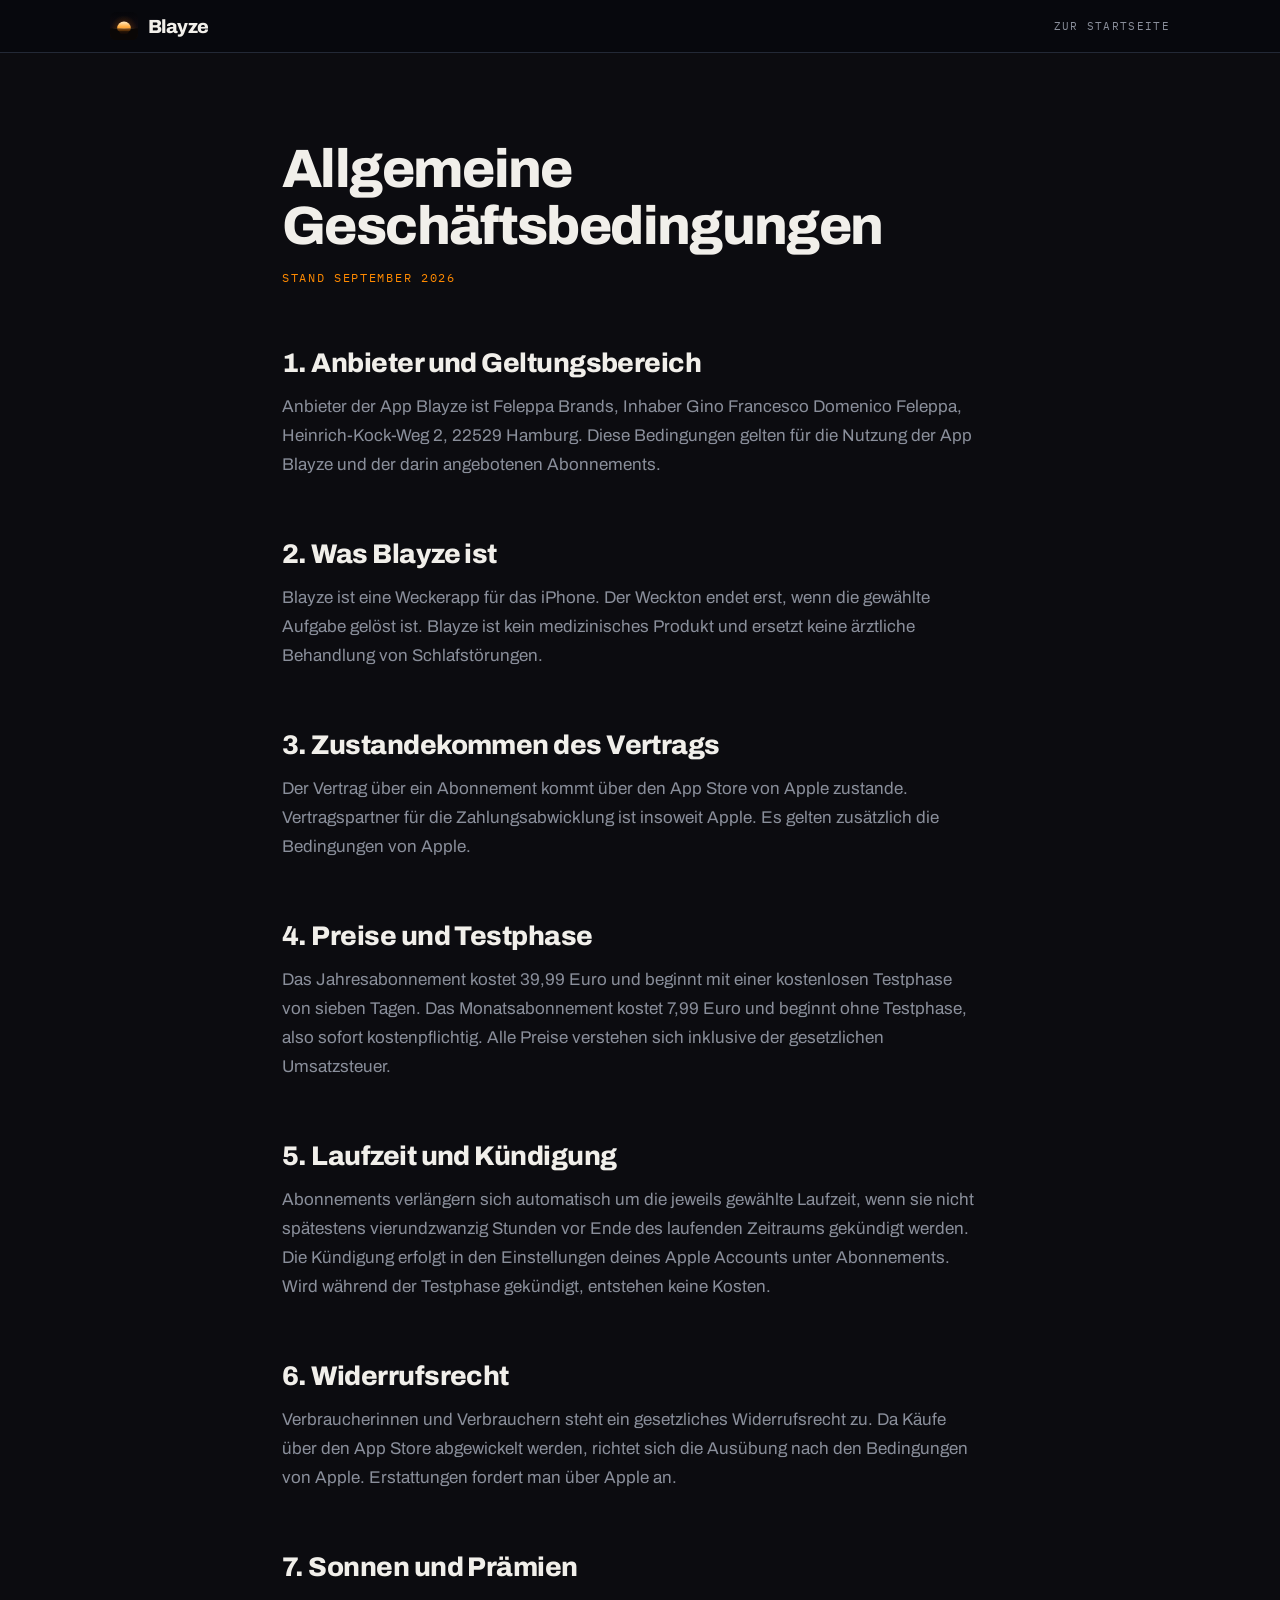
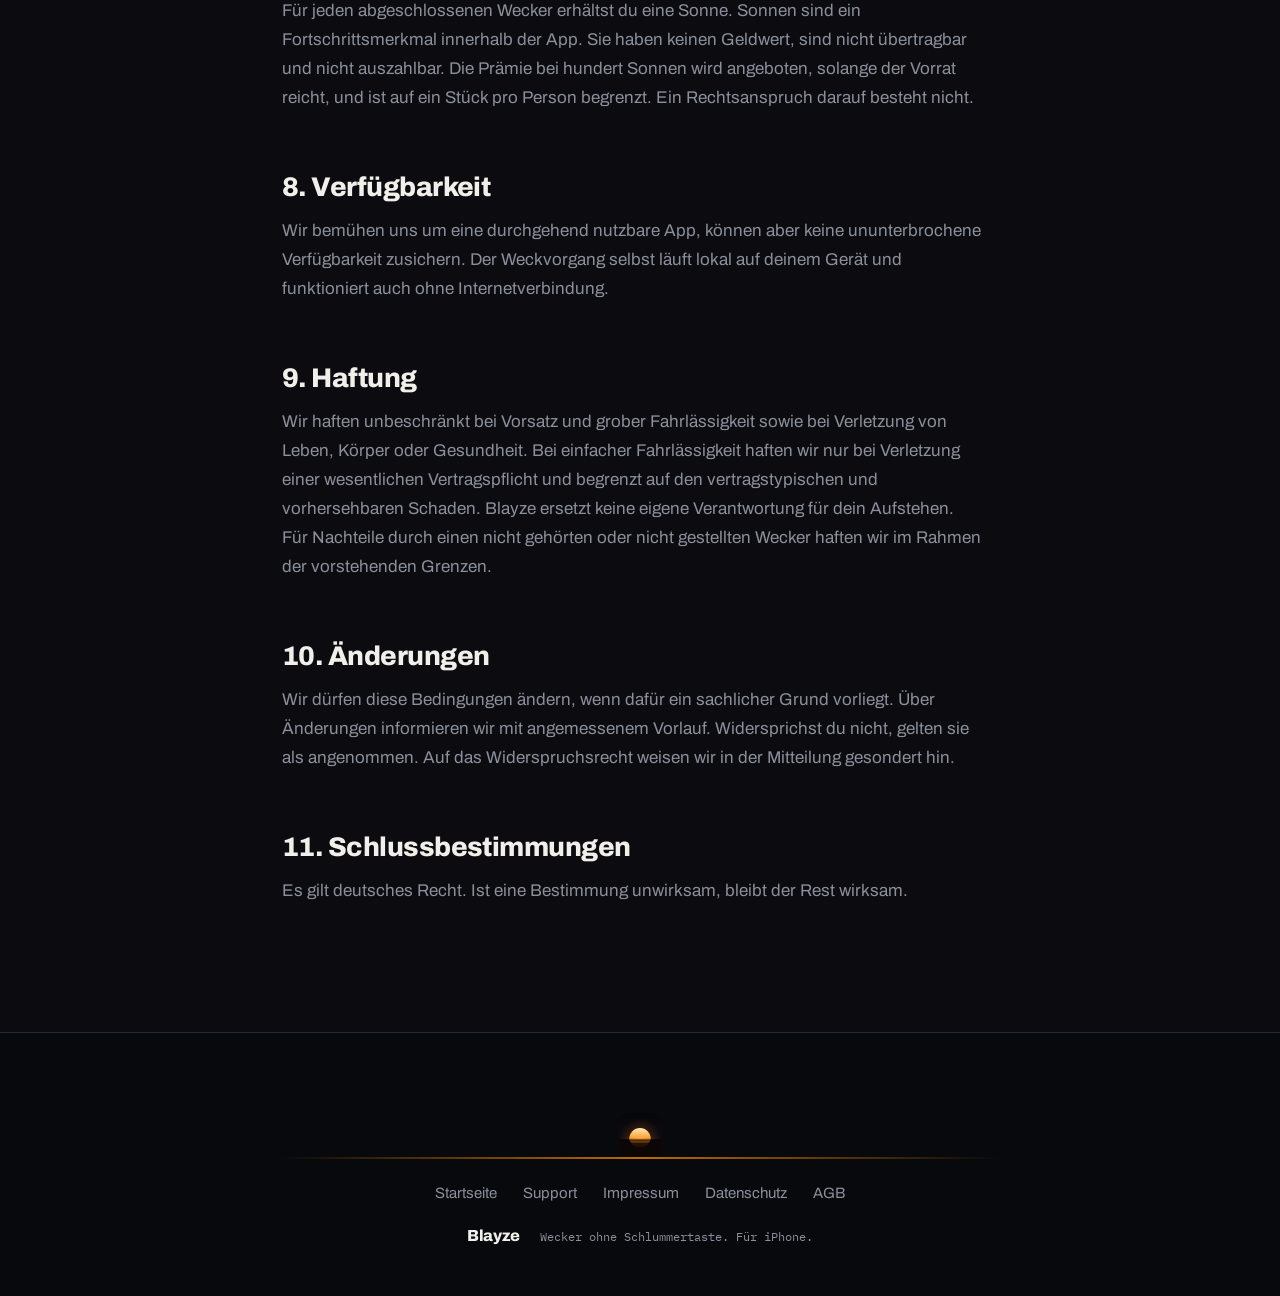
<file: agb/index.html>
<!DOCTYPE html>
<html lang="de">
<head>
<meta charset="utf-8">
<meta name="viewport" content="width=device-width, initial-scale=1">
<meta name="robots" content="noindex">
<meta name="color-scheme" content="light">
<title>Allgemeine Geschäftsbedingungen · Blayze</title>
<link rel="preconnect" href="https://fonts.googleapis.com">
<link rel="preconnect" href="https://fonts.gstatic.com" crossorigin>
<link href="https://fonts.googleapis.com/css2?family=Archivo:wght@400;500;600;700;800&family=IBM+Plex+Mono:wght@400;500&display=swap" rel="stylesheet">
<style>
  html { -webkit-text-size-adjust:100%; }
  * { box-sizing:border-box; }
  body { margin:0; background:#0C0C10; color:#F1EFEA; font-family:'Archivo',Helvetica,Arial,sans-serif; overflow-wrap:break-word; color-scheme:only light; }
  a { color:#FF8A00; text-decoration:none; }
  a:hover { color:#FFA640; }
  .hd { position:sticky; top:0; z-index:50; padding:12px 16px; background:rgba(7,9,13,0.86); backdrop-filter:blur(14px); -webkit-backdrop-filter:blur(14px); border-bottom:1px solid #232936; }
  .hd-in { max-width:1060px; margin:0 auto; display:flex; align-items:center; gap:10px; }
  .wm { font-weight:800; letter-spacing:-0.03em; font-size:19px; color:#F1EFEA; }
  .back { margin-left:auto; font-family:'IBM Plex Mono',monospace; font-size:11px; letter-spacing:0.12em; text-transform:uppercase; color:#8A8F9B; }
  .back:hover { color:#FF8A00; }
  main { max-width:760px; margin:0 auto; padding:clamp(48px,8vw,88px) 22px clamp(64px,10vw,110px); }
  h1 { margin:0 0 14px; font-weight:800; letter-spacing:-0.03em; line-height:1.05; font-size:clamp(32px,6.4vw,54px); color:#F1EFEA; text-wrap:pretty; }
  .eyebrow { margin:0 0 clamp(30px,5vw,46px); font-family:'IBM Plex Mono',monospace; font-size:12px; letter-spacing:0.14em; text-transform:uppercase; color:#FF8A00; }
  h2 { margin:clamp(38px,6vw,58px) 0 14px; font-weight:800; letter-spacing:-0.02em; line-height:1.2; font-size:clamp(21px,3.4vw,27px); color:#F1EFEA; text-wrap:pretty; }
  p { margin:0 0 16px; font-size:17px; line-height:1.7; color:#8A8F9B; max-width:70ch; }
  p.strongtext { color:#F1EFEA; }
  ul { margin:0 0 16px; padding:0; list-style:none; display:flex; flex-direction:column; gap:11px; max-width:70ch; }
  li { position:relative; padding-left:20px; font-size:17px; line-height:1.65; color:#8A8F9B; }
  li::before { content:""; position:absolute; left:0; top:11px; width:7px; height:7px; border-radius:50%; background:#FF8A00; }
  .lnk { border-bottom:1px solid rgba(255,138,0,0.4); }
  footer { background:#07090D; border-top:1px solid #232936; padding:clamp(48px,7vw,80px) 22px clamp(34px,5vw,52px); }
  .ft-in { max-width:1060px; margin:0 auto; display:flex; flex-direction:column; gap:26px; }
  .ft-sun { display:flex; flex-direction:column; align-items:center; }
  .ft-line { display:block; width:100%; max-width:720px; height:2px; background:linear-gradient(90deg,rgba(255,138,0,0) 0%,rgba(255,138,0,0.75) 50%,rgba(255,138,0,0) 100%); }
  .ft-nav { display:flex; flex-wrap:wrap; gap:16px 26px; justify-content:center; }
  .ft-nav a { font-size:15px; color:#8A8F9B; }
  .ft-nav a:hover { color:#FF8A00; }
  .ft-meta { display:flex; flex-wrap:wrap; gap:8px 20px; justify-content:center; align-items:baseline; }
  .ft-meta .n { font-weight:800; letter-spacing:-0.03em; font-size:16px; color:#F1EFEA; }
  .ft-meta .t { font-family:'IBM Plex Mono',monospace; font-size:12px; color:#8A8F9B; }
</style>
<link rel="icon" href="/favicon.svg" type="image/svg+xml">
<link rel="apple-touch-icon" href="/apple-touch-icon.png">
</head>
<body>
<header class="hd">
  <div class="hd-in">
    <a href='/' style='display:flex; align-items:center; gap:10px'><img src="/icon.svg" width="28" height="28" alt="" style="display:block;border-radius:22.4%;flex:none"><span class="wm">Blayze</span></a>
    <a class='back' href='/'>Zur Startseite</a>
  </div>
</header>
<main>
<h1>Allgemeine Geschäftsbedingungen</h1>
<p class="eyebrow">Stand September 2026</p>
<h2>1. Anbieter und Geltungsbereich</h2>
<p>Anbieter der App Blayze ist Feleppa Brands, Inhaber Gino Francesco Domenico Feleppa, Heinrich-Kock-Weg 2, 22529 Hamburg. Diese Bedingungen gelten für die Nutzung der App Blayze und der darin angebotenen Abonnements.</p>
<h2>2. Was Blayze ist</h2>
<p>Blayze ist eine Weckerapp für das iPhone. Der Weckton endet erst, wenn die gewählte Aufgabe gelöst ist. Blayze ist kein medizinisches Produkt und ersetzt keine ärztliche Behandlung von Schlafstörungen.</p>
<h2>3. Zustandekommen des Vertrags</h2>
<p>Der Vertrag über ein Abonnement kommt über den App Store von Apple zustande. Vertragspartner für die Zahlungsabwicklung ist insoweit Apple. Es gelten zusätzlich die Bedingungen von Apple.</p>
<h2>4. Preise und Testphase</h2>
<p>Das Jahresabonnement kostet 39,99 Euro und beginnt mit einer kostenlosen Testphase von sieben Tagen. Das Monatsabonnement kostet 7,99 Euro und beginnt ohne Testphase, also sofort kostenpflichtig. Alle Preise verstehen sich inklusive der gesetzlichen Umsatzsteuer.</p>
<h2>5. Laufzeit und Kündigung</h2>
<p>Abonnements verlängern sich automatisch um die jeweils gewählte Laufzeit, wenn sie nicht spätestens vierundzwanzig Stunden vor Ende des laufenden Zeitraums gekündigt werden. Die Kündigung erfolgt in den Einstellungen deines Apple Accounts unter Abonnements. Wird während der Testphase gekündigt, entstehen keine Kosten.</p>
<h2>6. Widerrufsrecht</h2>
<p>Verbraucherinnen und Verbrauchern steht ein gesetzliches Widerrufsrecht zu. Da Käufe über den App Store abgewickelt werden, richtet sich die Ausübung nach den Bedingungen von Apple. Erstattungen fordert man über Apple an.</p>
<h2>7. Sonnen und Prämien</h2>
<p>Für jeden abgeschlossenen Wecker erhältst du eine Sonne. Sonnen sind ein Fortschrittsmerkmal innerhalb der App. Sie haben keinen Geldwert, sind nicht übertragbar und nicht auszahlbar. Die Prämie bei hundert Sonnen wird angeboten, solange der Vorrat reicht, und ist auf ein Stück pro Person begrenzt. Ein Rechtsanspruch darauf besteht nicht.</p>
<h2>8. Verfügbarkeit</h2>
<p>Wir bemühen uns um eine durchgehend nutzbare App, können aber keine ununterbrochene Verfügbarkeit zusichern. Der Weckvorgang selbst läuft lokal auf deinem Gerät und funktioniert auch ohne Internetverbindung.</p>
<h2>9. Haftung</h2>
<p>Wir haften unbeschränkt bei Vorsatz und grober Fahrlässigkeit sowie bei Verletzung von Leben, Körper oder Gesundheit. Bei einfacher Fahrlässigkeit haften wir nur bei Verletzung einer wesentlichen Vertragspflicht und begrenzt auf den vertragstypischen und vorhersehbaren Schaden. Blayze ersetzt keine eigene Verantwortung für dein Aufstehen. Für Nachteile durch einen nicht gehörten oder nicht gestellten Wecker haften wir im Rahmen der vorstehenden Grenzen.</p>
<h2>10. Änderungen</h2>
<p>Wir dürfen diese Bedingungen ändern, wenn dafür ein sachlicher Grund vorliegt. Über Änderungen informieren wir mit angemessenem Vorlauf. Widersprichst du nicht, gelten sie als angenommen. Auf das Widerspruchsrecht weisen wir in der Mitteilung gesondert hin.</p>
<h2>11. Schlussbestimmungen</h2>
<p>Es gilt deutsches Recht. Ist eine Bestimmung unwirksam, bleibt der Rest wirksam.</p>
</main>
<footer>
  <div class="ft-in">
    <div class="ft-sun"><img src="/icon.svg" width="44" height="44" alt="" style="display:block;border-radius:22.4%;flex:none"><span class="ft-line"></span></div>
    <nav class="ft-nav">
      <a href='/'>Startseite</a>
      <a href='/support'>Support</a>
      <a href='/impressum'>Impressum</a>
      <a href='/datenschutz'>Datenschutz</a>
      <a href='/agb'>AGB</a>
    </nav>
    <div class="ft-meta"><span class="n">Blayze</span><span class="t">Wecker ohne Schlummertaste. Für iPhone.</span></div>
  </div>
</footer>
</body>
</html>
</file>
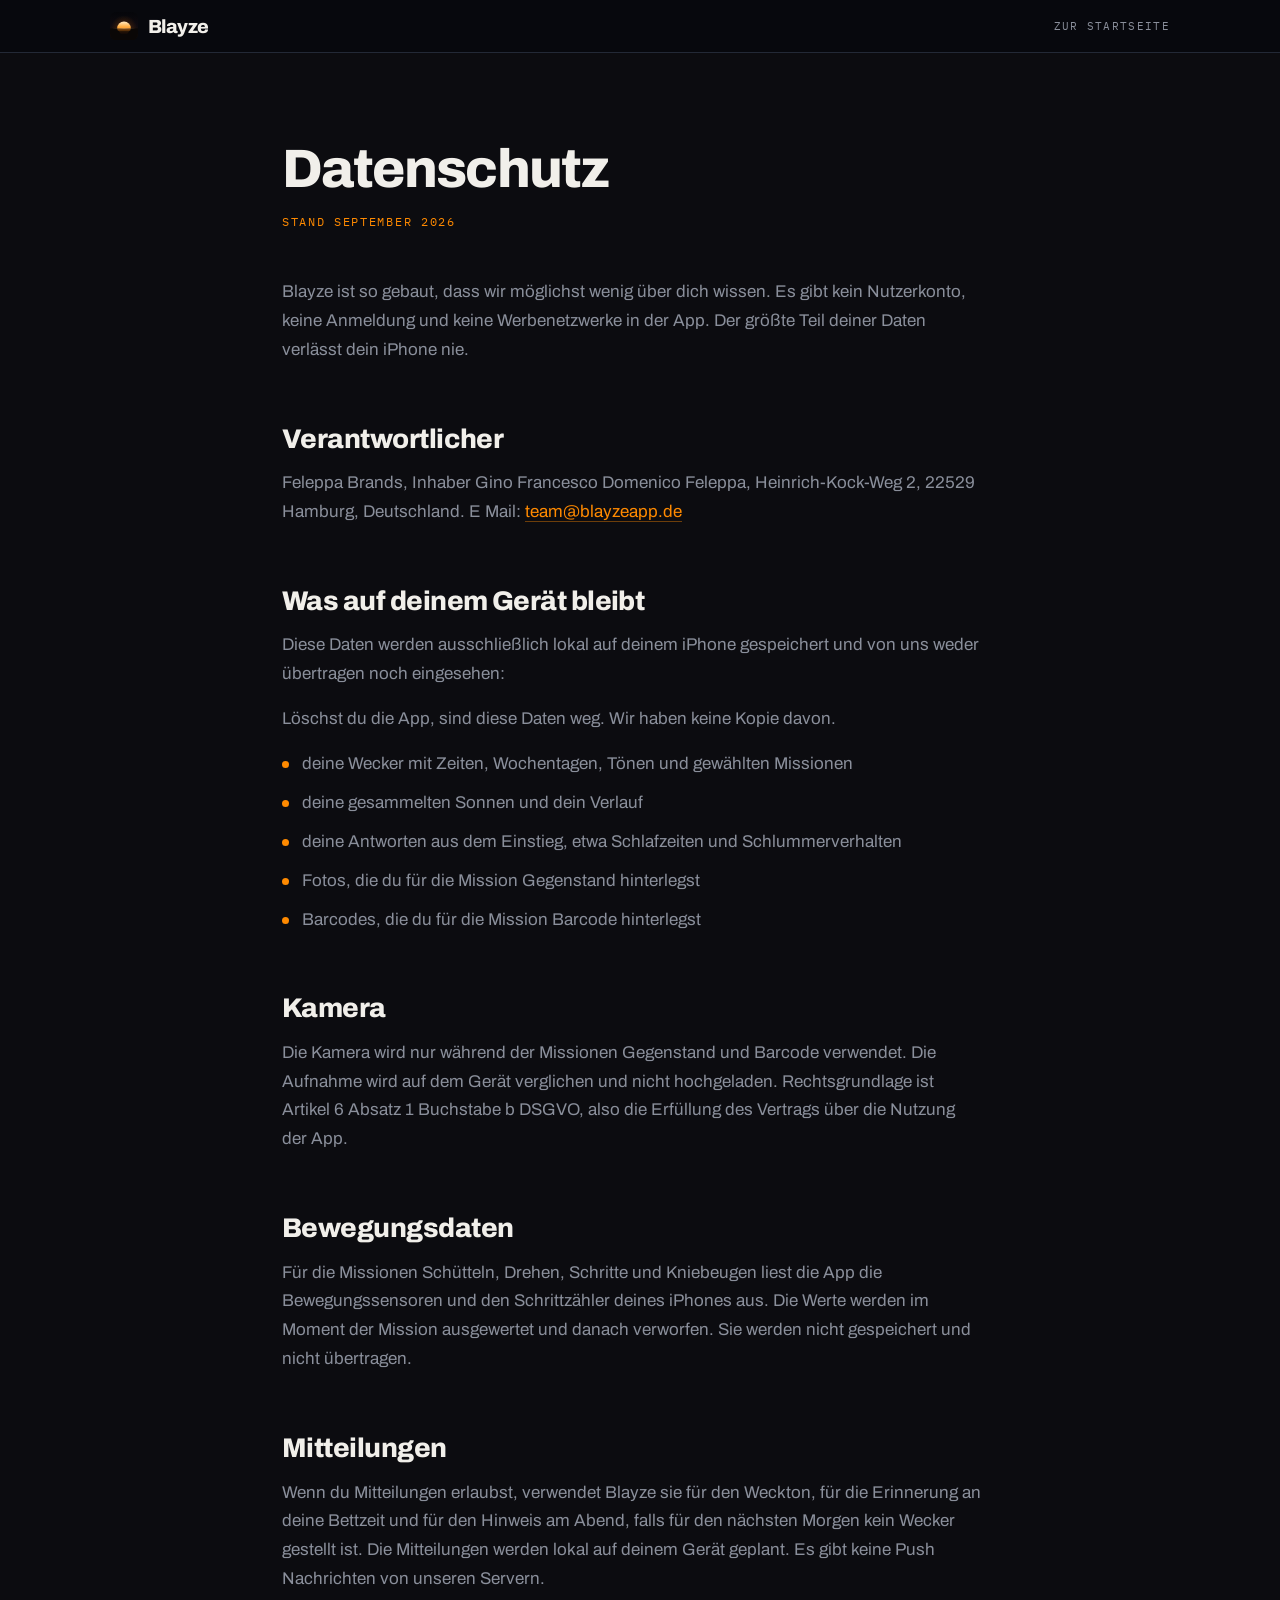
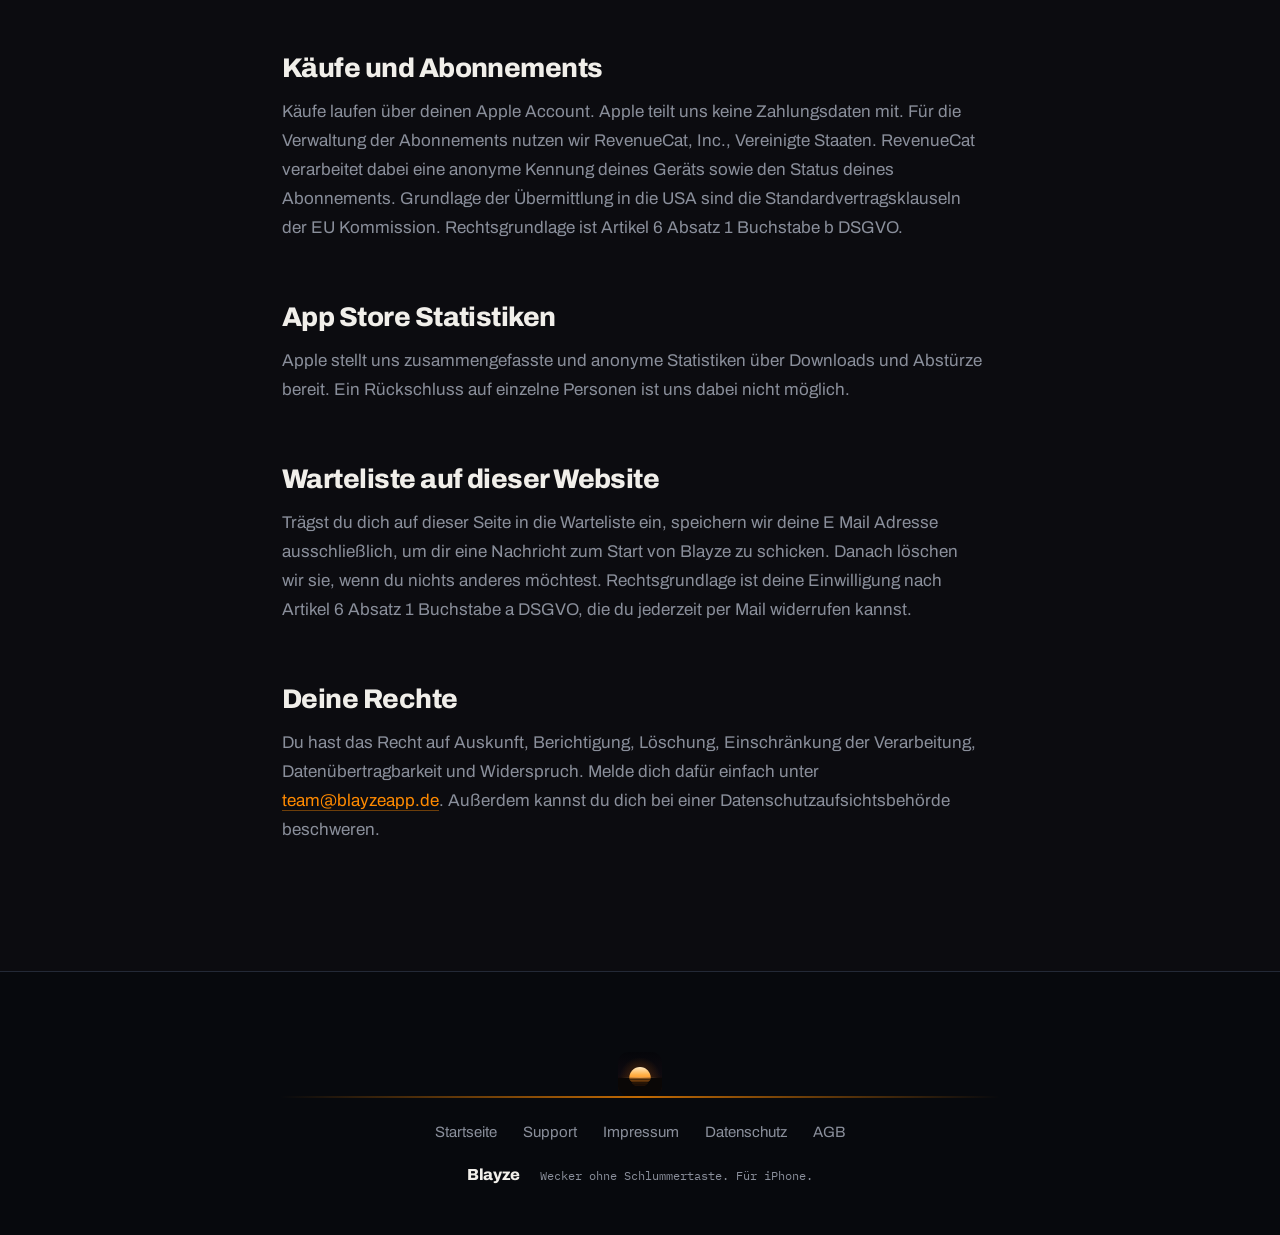
<file: datenschutz/index.html>
<!DOCTYPE html>
<html lang="de">
<head>
<meta charset="utf-8">
<meta name="viewport" content="width=device-width, initial-scale=1">
<meta name="robots" content="noindex">
<meta name="color-scheme" content="light">
<title>Datenschutz · Blayze</title>
<link rel="preconnect" href="https://fonts.googleapis.com">
<link rel="preconnect" href="https://fonts.gstatic.com" crossorigin>
<link href="https://fonts.googleapis.com/css2?family=Archivo:wght@400;500;600;700;800&family=IBM+Plex+Mono:wght@400;500&display=swap" rel="stylesheet">
<style>
  html { -webkit-text-size-adjust:100%; }
  * { box-sizing:border-box; }
  body { margin:0; background:#0C0C10; color:#F1EFEA; font-family:'Archivo',Helvetica,Arial,sans-serif; overflow-wrap:break-word; color-scheme:only light; }
  a { color:#FF8A00; text-decoration:none; }
  a:hover { color:#FFA640; }
  .hd { position:sticky; top:0; z-index:50; padding:12px 16px; background:rgba(7,9,13,0.86); backdrop-filter:blur(14px); -webkit-backdrop-filter:blur(14px); border-bottom:1px solid #232936; }
  .hd-in { max-width:1060px; margin:0 auto; display:flex; align-items:center; gap:10px; }
  .wm { font-weight:800; letter-spacing:-0.03em; font-size:19px; color:#F1EFEA; }
  .back { margin-left:auto; font-family:'IBM Plex Mono',monospace; font-size:11px; letter-spacing:0.12em; text-transform:uppercase; color:#8A8F9B; }
  .back:hover { color:#FF8A00; }
  main { max-width:760px; margin:0 auto; padding:clamp(48px,8vw,88px) 22px clamp(64px,10vw,110px); }
  h1 { margin:0 0 14px; font-weight:800; letter-spacing:-0.03em; line-height:1.05; font-size:clamp(32px,6.4vw,54px); color:#F1EFEA; text-wrap:pretty; }
  .eyebrow { margin:0 0 clamp(30px,5vw,46px); font-family:'IBM Plex Mono',monospace; font-size:12px; letter-spacing:0.14em; text-transform:uppercase; color:#FF8A00; }
  h2 { margin:clamp(38px,6vw,58px) 0 14px; font-weight:800; letter-spacing:-0.02em; line-height:1.2; font-size:clamp(21px,3.4vw,27px); color:#F1EFEA; text-wrap:pretty; }
  p { margin:0 0 16px; font-size:17px; line-height:1.7; color:#8A8F9B; max-width:70ch; }
  p.strongtext { color:#F1EFEA; }
  ul { margin:0 0 16px; padding:0; list-style:none; display:flex; flex-direction:column; gap:11px; max-width:70ch; }
  li { position:relative; padding-left:20px; font-size:17px; line-height:1.65; color:#8A8F9B; }
  li::before { content:""; position:absolute; left:0; top:11px; width:7px; height:7px; border-radius:50%; background:#FF8A00; }
  .lnk { border-bottom:1px solid rgba(255,138,0,0.4); }
  footer { background:#07090D; border-top:1px solid #232936; padding:clamp(48px,7vw,80px) 22px clamp(34px,5vw,52px); }
  .ft-in { max-width:1060px; margin:0 auto; display:flex; flex-direction:column; gap:26px; }
  .ft-sun { display:flex; flex-direction:column; align-items:center; }
  .ft-line { display:block; width:100%; max-width:720px; height:2px; background:linear-gradient(90deg,rgba(255,138,0,0) 0%,rgba(255,138,0,0.75) 50%,rgba(255,138,0,0) 100%); }
  .ft-nav { display:flex; flex-wrap:wrap; gap:16px 26px; justify-content:center; }
  .ft-nav a { font-size:15px; color:#8A8F9B; }
  .ft-nav a:hover { color:#FF8A00; }
  .ft-meta { display:flex; flex-wrap:wrap; gap:8px 20px; justify-content:center; align-items:baseline; }
  .ft-meta .n { font-weight:800; letter-spacing:-0.03em; font-size:16px; color:#F1EFEA; }
  .ft-meta .t { font-family:'IBM Plex Mono',monospace; font-size:12px; color:#8A8F9B; }
</style>
<link rel="icon" href="/favicon.svg" type="image/svg+xml">
<link rel="apple-touch-icon" href="/apple-touch-icon.png">
</head>
<body>
<header class="hd">
  <div class="hd-in">
    <a href='/' style='display:flex; align-items:center; gap:10px'><img src="/icon.svg" width="28" height="28" alt="" style="display:block;border-radius:22.4%;flex:none"><span class="wm">Blayze</span></a>
    <a class='back' href='/'>Zur Startseite</a>
  </div>
</header>
<main>
<h1>Datenschutz</h1>
<p class="eyebrow">Stand September 2026</p>
<p>Blayze ist so gebaut, dass wir möglichst wenig über dich wissen. Es gibt kein Nutzerkonto, keine Anmeldung und keine Werbenetzwerke in der App. Der größte Teil deiner Daten verlässt dein iPhone nie.</p>
<h2>Verantwortlicher</h2>
<p>Feleppa Brands, Inhaber Gino Francesco Domenico Feleppa, Heinrich-Kock-Weg 2, 22529 Hamburg, Deutschland. E Mail: <a href="mailto:team@blayzeapp.de" class="lnk">team@blayzeapp.de</a></p>
<h2>Was auf deinem Gerät bleibt</h2>
<p>Diese Daten werden ausschließlich lokal auf deinem iPhone gespeichert und von uns weder übertragen noch eingesehen:</p>
<p>Löschst du die App, sind diese Daten weg. Wir haben keine Kopie davon.</p>
<ul><li>deine Wecker mit Zeiten, Wochentagen, Tönen und gewählten Missionen</li><li>deine gesammelten Sonnen und dein Verlauf</li><li>deine Antworten aus dem Einstieg, etwa Schlafzeiten und Schlummerverhalten</li><li>Fotos, die du für die Mission Gegenstand hinterlegst</li><li>Barcodes, die du für die Mission Barcode hinterlegst</li></ul>
<h2>Kamera</h2>
<p>Die Kamera wird nur während der Missionen Gegenstand und Barcode verwendet. Die Aufnahme wird auf dem Gerät verglichen und nicht hochgeladen. Rechtsgrundlage ist Artikel 6 Absatz 1 Buchstabe b DSGVO, also die Erfüllung des Vertrags über die Nutzung der App.</p>
<h2>Bewegungsdaten</h2>
<p>Für die Missionen Schütteln, Drehen, Schritte und Kniebeugen liest die App die Bewegungssensoren und den Schrittzähler deines iPhones aus. Die Werte werden im Moment der Mission ausgewertet und danach verworfen. Sie werden nicht gespeichert und nicht übertragen.</p>
<h2>Mitteilungen</h2>
<p>Wenn du Mitteilungen erlaubst, verwendet Blayze sie für den Weckton, für die Erinnerung an deine Bettzeit und für den Hinweis am Abend, falls für den nächsten Morgen kein Wecker gestellt ist. Die Mitteilungen werden lokal auf deinem Gerät geplant. Es gibt keine Push Nachrichten von unseren Servern.</p>
<h2>Käufe und Abonnements</h2>
<p>Käufe laufen über deinen Apple Account. Apple teilt uns keine Zahlungsdaten mit. Für die Verwaltung der Abonnements nutzen wir RevenueCat, Inc., Vereinigte Staaten. RevenueCat verarbeitet dabei eine anonyme Kennung deines Geräts sowie den Status deines Abonnements. Grundlage der Übermittlung in die USA sind die Standardvertragsklauseln der EU Kommission. Rechtsgrundlage ist Artikel 6 Absatz 1 Buchstabe b DSGVO.</p>
<h2>App Store Statistiken</h2>
<p>Apple stellt uns zusammengefasste und anonyme Statistiken über Downloads und Abstürze bereit. Ein Rückschluss auf einzelne Personen ist uns dabei nicht möglich.</p>
<h2>Warteliste auf dieser Website</h2>
<p>Trägst du dich auf dieser Seite in die Warteliste ein, speichern wir deine E Mail Adresse ausschließlich, um dir eine Nachricht zum Start von Blayze zu schicken. Danach löschen wir sie, wenn du nichts anderes möchtest. Rechtsgrundlage ist deine Einwilligung nach Artikel 6 Absatz 1 Buchstabe a DSGVO, die du jederzeit per Mail widerrufen kannst.</p>
<h2>Deine Rechte</h2>
<p>Du hast das Recht auf Auskunft, Berichtigung, Löschung, Einschränkung der Verarbeitung, Datenübertragbarkeit und Widerspruch. Melde dich dafür einfach unter <a href="mailto:team@blayzeapp.de" class="lnk">team@blayzeapp.de</a>. Außerdem kannst du dich bei einer Datenschutzaufsichtsbehörde beschweren.</p>
</main>
<footer>
  <div class="ft-in">
    <div class="ft-sun"><img src="/icon.svg" width="44" height="44" alt="" style="display:block;border-radius:22.4%;flex:none"><span class="ft-line"></span></div>
    <nav class="ft-nav">
      <a href='/'>Startseite</a>
      <a href='/support'>Support</a>
      <a href='/impressum'>Impressum</a>
      <a href='/datenschutz'>Datenschutz</a>
      <a href='/agb'>AGB</a>
    </nav>
    <div class="ft-meta"><span class="n">Blayze</span><span class="t">Wecker ohne Schlummertaste. Für iPhone.</span></div>
  </div>
</footer>
</body>
</html>
</file>
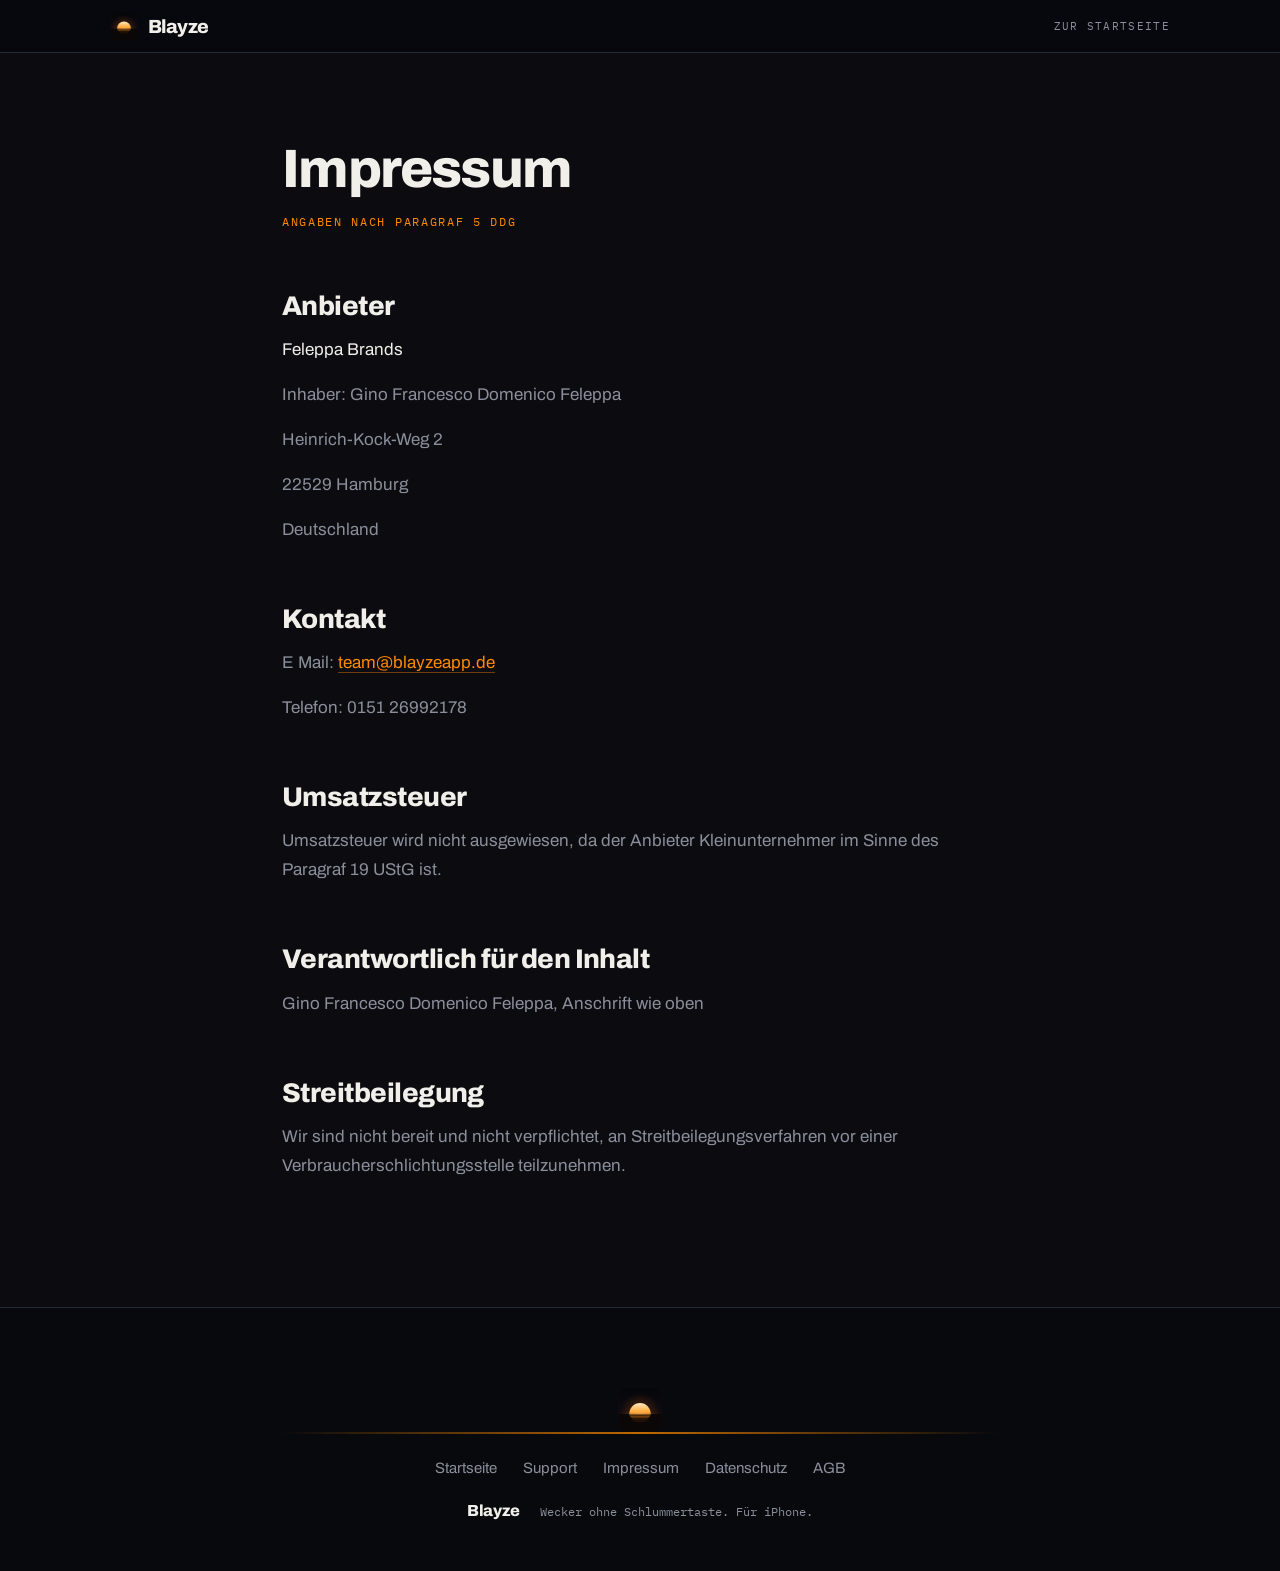
<file: impressum/index.html>
<!DOCTYPE html>
<html lang="de">
<head>
<meta charset="utf-8">
<meta name="viewport" content="width=device-width, initial-scale=1">
<meta name="robots" content="noindex">
<meta name="color-scheme" content="light">
<title>Impressum · Blayze</title>
<link rel="preconnect" href="https://fonts.googleapis.com">
<link rel="preconnect" href="https://fonts.gstatic.com" crossorigin>
<link href="https://fonts.googleapis.com/css2?family=Archivo:wght@400;500;600;700;800&family=IBM+Plex+Mono:wght@400;500&display=swap" rel="stylesheet">
<style>
  html { -webkit-text-size-adjust:100%; }
  * { box-sizing:border-box; }
  body { margin:0; background:#0C0C10; color:#F1EFEA; font-family:'Archivo',Helvetica,Arial,sans-serif; overflow-wrap:break-word; color-scheme:only light; }
  a { color:#FF8A00; text-decoration:none; }
  a:hover { color:#FFA640; }
  .hd { position:sticky; top:0; z-index:50; padding:12px 16px; background:rgba(7,9,13,0.86); backdrop-filter:blur(14px); -webkit-backdrop-filter:blur(14px); border-bottom:1px solid #232936; }
  .hd-in { max-width:1060px; margin:0 auto; display:flex; align-items:center; gap:10px; }
  .wm { font-weight:800; letter-spacing:-0.03em; font-size:19px; color:#F1EFEA; }
  .back { margin-left:auto; font-family:'IBM Plex Mono',monospace; font-size:11px; letter-spacing:0.12em; text-transform:uppercase; color:#8A8F9B; }
  .back:hover { color:#FF8A00; }
  main { max-width:760px; margin:0 auto; padding:clamp(48px,8vw,88px) 22px clamp(64px,10vw,110px); }
  h1 { margin:0 0 14px; font-weight:800; letter-spacing:-0.03em; line-height:1.05; font-size:clamp(32px,6.4vw,54px); color:#F1EFEA; text-wrap:pretty; }
  .eyebrow { margin:0 0 clamp(30px,5vw,46px); font-family:'IBM Plex Mono',monospace; font-size:12px; letter-spacing:0.14em; text-transform:uppercase; color:#FF8A00; }
  h2 { margin:clamp(38px,6vw,58px) 0 14px; font-weight:800; letter-spacing:-0.02em; line-height:1.2; font-size:clamp(21px,3.4vw,27px); color:#F1EFEA; text-wrap:pretty; }
  p { margin:0 0 16px; font-size:17px; line-height:1.7; color:#8A8F9B; max-width:70ch; }
  p.strongtext { color:#F1EFEA; }
  ul { margin:0 0 16px; padding:0; list-style:none; display:flex; flex-direction:column; gap:11px; max-width:70ch; }
  li { position:relative; padding-left:20px; font-size:17px; line-height:1.65; color:#8A8F9B; }
  li::before { content:""; position:absolute; left:0; top:11px; width:7px; height:7px; border-radius:50%; background:#FF8A00; }
  .lnk { border-bottom:1px solid rgba(255,138,0,0.4); }
  footer { background:#07090D; border-top:1px solid #232936; padding:clamp(48px,7vw,80px) 22px clamp(34px,5vw,52px); }
  .ft-in { max-width:1060px; margin:0 auto; display:flex; flex-direction:column; gap:26px; }
  .ft-sun { display:flex; flex-direction:column; align-items:center; }
  .ft-line { display:block; width:100%; max-width:720px; height:2px; background:linear-gradient(90deg,rgba(255,138,0,0) 0%,rgba(255,138,0,0.75) 50%,rgba(255,138,0,0) 100%); }
  .ft-nav { display:flex; flex-wrap:wrap; gap:16px 26px; justify-content:center; }
  .ft-nav a { font-size:15px; color:#8A8F9B; }
  .ft-nav a:hover { color:#FF8A00; }
  .ft-meta { display:flex; flex-wrap:wrap; gap:8px 20px; justify-content:center; align-items:baseline; }
  .ft-meta .n { font-weight:800; letter-spacing:-0.03em; font-size:16px; color:#F1EFEA; }
  .ft-meta .t { font-family:'IBM Plex Mono',monospace; font-size:12px; color:#8A8F9B; }
</style>
<link rel="icon" href="/favicon.svg" type="image/svg+xml">
<link rel="apple-touch-icon" href="/apple-touch-icon.png">
</head>
<body>
<header class="hd">
  <div class="hd-in">
    <a href='/' style='display:flex; align-items:center; gap:10px'><img src="/icon.svg" width="28" height="28" alt="" style="display:block;border-radius:22.4%;flex:none"><span class="wm">Blayze</span></a>
    <a class='back' href='/'>Zur Startseite</a>
  </div>
</header>
<main>
<h1>Impressum</h1>
<p class="eyebrow">Angaben nach Paragraf 5 DDG</p>
<h2>Anbieter</h2>
<p class="strongtext">Feleppa Brands</p>
<p>Inhaber: Gino Francesco Domenico Feleppa</p>
<p>Heinrich-Kock-Weg 2</p>
<p>22529 Hamburg</p>
<p>Deutschland</p>
<h2>Kontakt</h2>
<p>E Mail: <a href="mailto:team@blayzeapp.de" class="lnk">team@blayzeapp.de</a></p>
<p>Telefon: 0151 26992178</p>
<h2>Umsatzsteuer</h2>
<p>Umsatzsteuer wird nicht ausgewiesen, da der Anbieter Kleinunternehmer im Sinne des Paragraf 19 UStG ist.</p>
<h2>Verantwortlich für den Inhalt</h2>
<p>Gino Francesco Domenico Feleppa, Anschrift wie oben</p>
<h2>Streitbeilegung</h2>
<p>Wir sind nicht bereit und nicht verpflichtet, an Streitbeilegungsverfahren vor einer Verbraucherschlichtungsstelle teilzunehmen.</p>
</main>
<footer>
  <div class="ft-in">
    <div class="ft-sun"><img src="/icon.svg" width="44" height="44" alt="" style="display:block;border-radius:22.4%;flex:none"><span class="ft-line"></span></div>
    <nav class="ft-nav">
      <a href='/'>Startseite</a>
      <a href='/support'>Support</a>
      <a href='/impressum'>Impressum</a>
      <a href='/datenschutz'>Datenschutz</a>
      <a href='/agb'>AGB</a>
    </nav>
    <div class="ft-meta"><span class="n">Blayze</span><span class="t">Wecker ohne Schlummertaste. Für iPhone.</span></div>
  </div>
</footer>
</body>
</html>
</file>
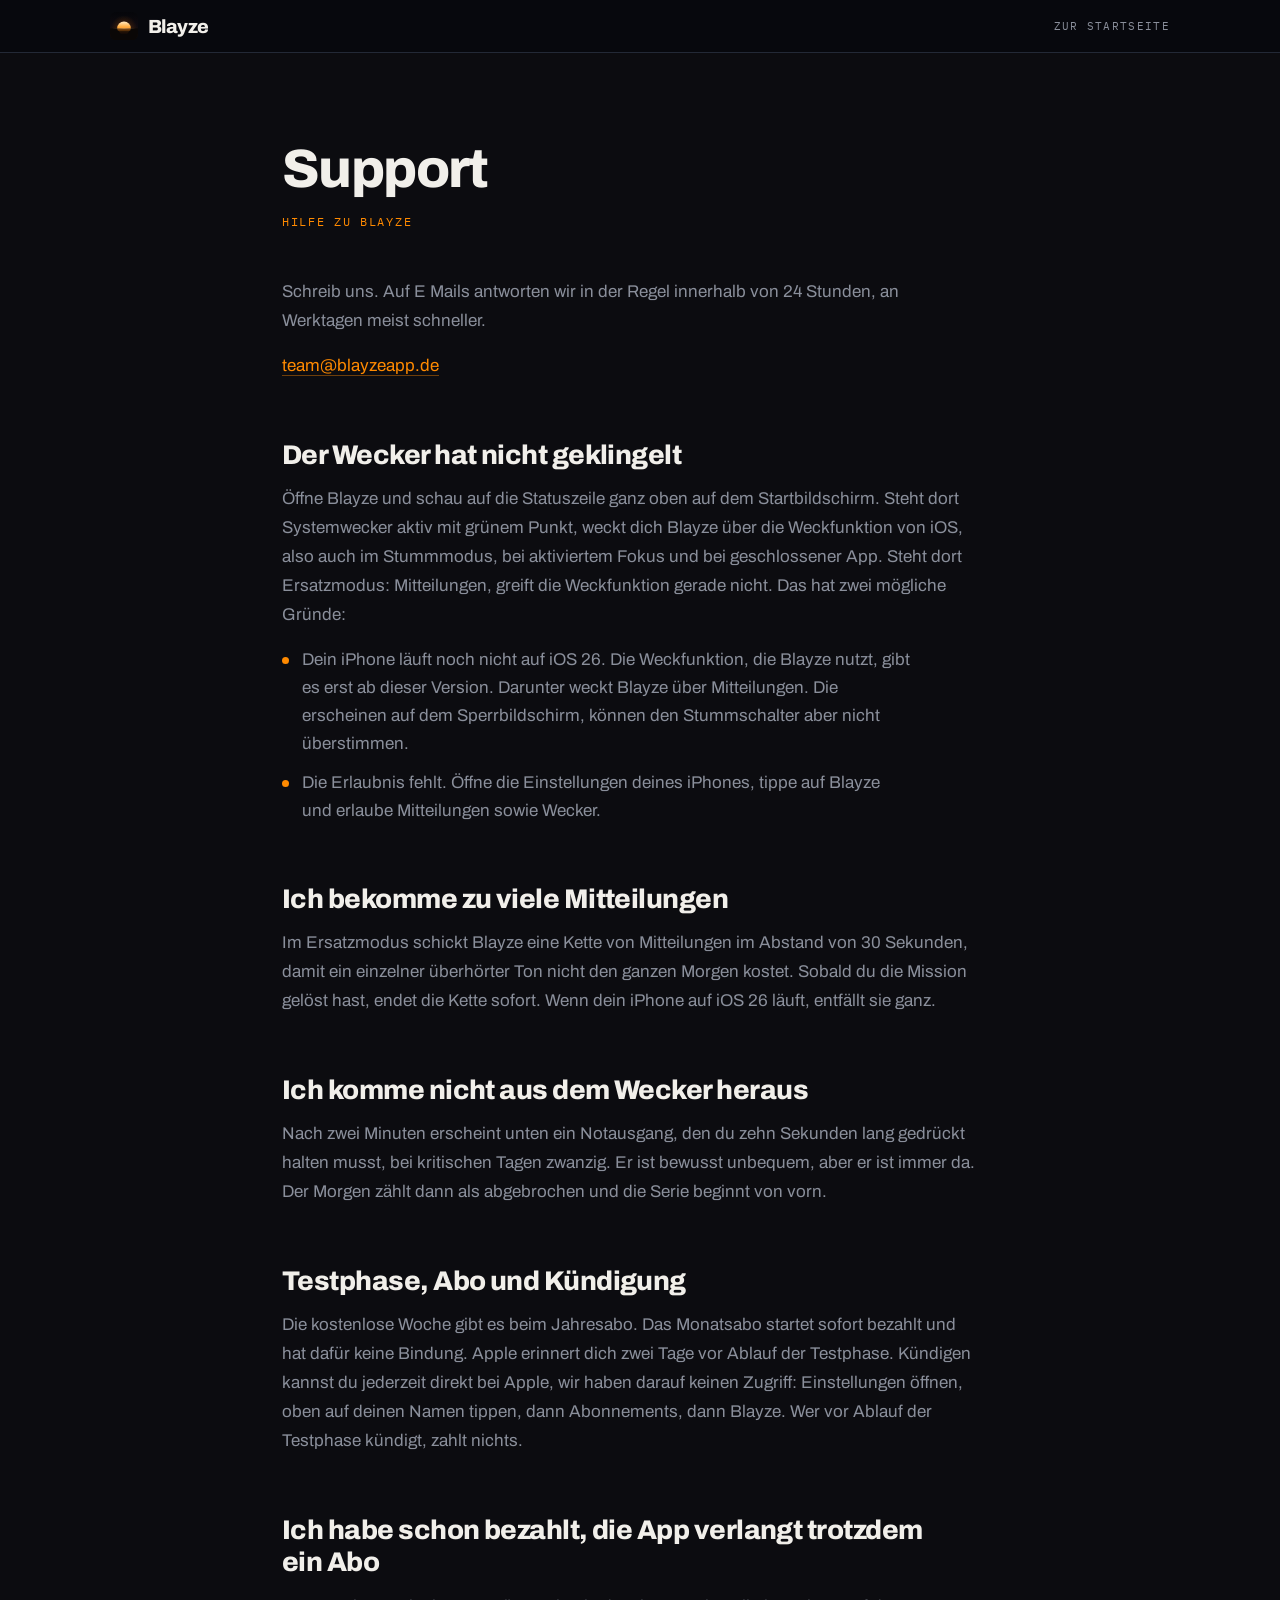
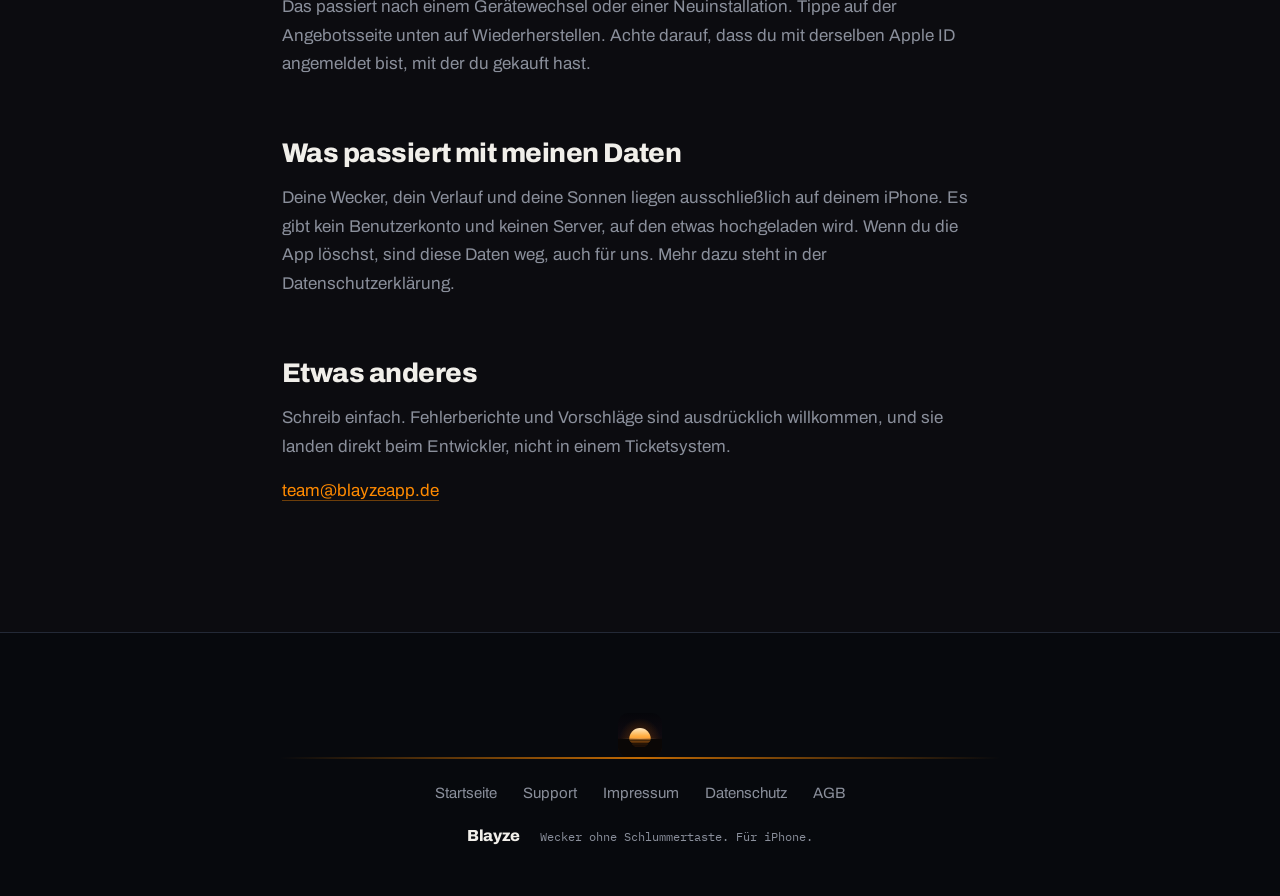
<file: support/index.html>
<!DOCTYPE html>
<html lang="de">
<head>
<meta charset="utf-8">
<meta name="viewport" content="width=device-width, initial-scale=1">
<meta name="robots" content="noindex">
<meta name="color-scheme" content="light">
<title>Support · Blayze</title>
<link rel="preconnect" href="https://fonts.googleapis.com">
<link rel="preconnect" href="https://fonts.gstatic.com" crossorigin>
<link href="https://fonts.googleapis.com/css2?family=Archivo:wght@400;500;600;700;800&family=IBM+Plex+Mono:wght@400;500&display=swap" rel="stylesheet">
<style>
  html { -webkit-text-size-adjust:100%; }
  * { box-sizing:border-box; }
  body { margin:0; background:#0C0C10; color:#F1EFEA; font-family:'Archivo',Helvetica,Arial,sans-serif; overflow-wrap:break-word; color-scheme:only light; }
  a { color:#FF8A00; text-decoration:none; }
  a:hover { color:#FFA640; }
  .hd { position:sticky; top:0; z-index:50; padding:12px 16px; background:rgba(7,9,13,0.86); backdrop-filter:blur(14px); -webkit-backdrop-filter:blur(14px); border-bottom:1px solid #232936; }
  .hd-in { max-width:1060px; margin:0 auto; display:flex; align-items:center; gap:10px; }
  .wm { font-weight:800; letter-spacing:-0.03em; font-size:19px; color:#F1EFEA; }
  .back { margin-left:auto; font-family:'IBM Plex Mono',monospace; font-size:11px; letter-spacing:0.12em; text-transform:uppercase; color:#8A8F9B; }
  .back:hover { color:#FF8A00; }
  main { max-width:760px; margin:0 auto; padding:clamp(48px,8vw,88px) 22px clamp(64px,10vw,110px); }
  h1 { margin:0 0 14px; font-weight:800; letter-spacing:-0.03em; line-height:1.05; font-size:clamp(32px,6.4vw,54px); color:#F1EFEA; text-wrap:pretty; }
  .eyebrow { margin:0 0 clamp(30px,5vw,46px); font-family:'IBM Plex Mono',monospace; font-size:12px; letter-spacing:0.14em; text-transform:uppercase; color:#FF8A00; }
  h2 { margin:clamp(38px,6vw,58px) 0 14px; font-weight:800; letter-spacing:-0.02em; line-height:1.2; font-size:clamp(21px,3.4vw,27px); color:#F1EFEA; text-wrap:pretty; }
  p { margin:0 0 16px; font-size:17px; line-height:1.7; color:#8A8F9B; max-width:70ch; }
  p.strongtext { color:#F1EFEA; }
  ul { margin:0 0 16px; padding:0; list-style:none; display:flex; flex-direction:column; gap:11px; max-width:70ch; }
  li { position:relative; padding-left:20px; font-size:17px; line-height:1.65; color:#8A8F9B; }
  li::before { content:""; position:absolute; left:0; top:11px; width:7px; height:7px; border-radius:50%; background:#FF8A00; }
  .lnk { border-bottom:1px solid rgba(255,138,0,0.4); }
  footer { background:#07090D; border-top:1px solid #232936; padding:clamp(48px,7vw,80px) 22px clamp(34px,5vw,52px); }
  .ft-in { max-width:1060px; margin:0 auto; display:flex; flex-direction:column; gap:26px; }
  .ft-sun { display:flex; flex-direction:column; align-items:center; }
  .ft-line { display:block; width:100%; max-width:720px; height:2px; background:linear-gradient(90deg,rgba(255,138,0,0) 0%,rgba(255,138,0,0.75) 50%,rgba(255,138,0,0) 100%); }
  .ft-nav { display:flex; flex-wrap:wrap; gap:16px 26px; justify-content:center; }
  .ft-nav a { font-size:15px; color:#8A8F9B; }
  .ft-nav a:hover { color:#FF8A00; }
  .ft-meta { display:flex; flex-wrap:wrap; gap:8px 20px; justify-content:center; align-items:baseline; }
  .ft-meta .n { font-weight:800; letter-spacing:-0.03em; font-size:16px; color:#F1EFEA; }
  .ft-meta .t { font-family:'IBM Plex Mono',monospace; font-size:12px; color:#8A8F9B; }
</style>
<link rel="icon" href="/favicon.svg" type="image/svg+xml">
<link rel="apple-touch-icon" href="/apple-touch-icon.png">
</head>
<body>
<header class="hd">
  <div class="hd-in">
    <a href='/' style='display:flex; align-items:center; gap:10px'><img src="/icon.svg" width="28" height="28" alt="" style="display:block;border-radius:22.4%;flex:none"><span class="wm">Blayze</span></a>
    <a class='back' href='/'>Zur Startseite</a>
  </div>
</header>
<main>
<h1>Support</h1>
<p class="eyebrow">Hilfe zu Blayze</p>
<p>Schreib uns. Auf E Mails antworten wir in der Regel innerhalb von 24 Stunden, an Werktagen meist schneller.</p>
<p><a href="mailto:team@blayzeapp.de" class="lnk">team@blayzeapp.de</a></p>
<h2>Der Wecker hat nicht geklingelt</h2>
<p>Öffne Blayze und schau auf die Statuszeile ganz oben auf dem Startbildschirm. Steht dort Systemwecker aktiv mit grünem Punkt, weckt dich Blayze über die Weckfunktion von iOS, also auch im Stummmodus, bei aktiviertem Fokus und bei geschlossener App. Steht dort Ersatzmodus: Mitteilungen, greift die Weckfunktion gerade nicht. Das hat zwei mögliche Gründe:</p>
<ul><li>Dein iPhone läuft noch nicht auf iOS 26. Die Weckfunktion, die Blayze nutzt, gibt es erst ab dieser Version. Darunter weckt Blayze über Mitteilungen. Die erscheinen auf dem Sperrbildschirm, können den Stummschalter aber nicht überstimmen.</li><li>Die Erlaubnis fehlt. Öffne die Einstellungen deines iPhones, tippe auf Blayze und erlaube Mitteilungen sowie Wecker.</li></ul>
<h2>Ich bekomme zu viele Mitteilungen</h2>
<p>Im Ersatzmodus schickt Blayze eine Kette von Mitteilungen im Abstand von 30 Sekunden, damit ein einzelner überhörter Ton nicht den ganzen Morgen kostet. Sobald du die Mission gelöst hast, endet die Kette sofort. Wenn dein iPhone auf iOS 26 läuft, entfällt sie ganz.</p>
<h2>Ich komme nicht aus dem Wecker heraus</h2>
<p>Nach zwei Minuten erscheint unten ein Notausgang, den du zehn Sekunden lang gedrückt halten musst, bei kritischen Tagen zwanzig. Er ist bewusst unbequem, aber er ist immer da. Der Morgen zählt dann als abgebrochen und die Serie beginnt von vorn.</p>
<h2>Testphase, Abo und Kündigung</h2>
<p>Die kostenlose Woche gibt es beim Jahresabo. Das Monatsabo startet sofort bezahlt und hat dafür keine Bindung. Apple erinnert dich zwei Tage vor Ablauf der Testphase. Kündigen kannst du jederzeit direkt bei Apple, wir haben darauf keinen Zugriff: Einstellungen öffnen, oben auf deinen Namen tippen, dann Abonnements, dann Blayze. Wer vor Ablauf der Testphase kündigt, zahlt nichts.</p>
<h2>Ich habe schon bezahlt, die App verlangt trotzdem ein Abo</h2>
<p>Das passiert nach einem Gerätewechsel oder einer Neuinstallation. Tippe auf der Angebotsseite unten auf Wiederherstellen. Achte darauf, dass du mit derselben Apple ID angemeldet bist, mit der du gekauft hast.</p>
<h2>Was passiert mit meinen Daten</h2>
<p>Deine Wecker, dein Verlauf und deine Sonnen liegen ausschließlich auf deinem iPhone. Es gibt kein Benutzerkonto und keinen Server, auf den etwas hochgeladen wird. Wenn du die App löschst, sind diese Daten weg, auch für uns. Mehr dazu steht in der Datenschutzerklärung.</p>
<h2>Etwas anderes</h2>
<p>Schreib einfach. Fehlerberichte und Vorschläge sind ausdrücklich willkommen, und sie landen direkt beim Entwickler, nicht in einem Ticketsystem.</p>
<p><a href="mailto:team@blayzeapp.de" class="lnk">team@blayzeapp.de</a></p>
</main>
<footer>
  <div class="ft-in">
    <div class="ft-sun"><img src="/icon.svg" width="44" height="44" alt="" style="display:block;border-radius:22.4%;flex:none"><span class="ft-line"></span></div>
    <nav class="ft-nav">
      <a href='/'>Startseite</a>
      <a href='/support'>Support</a>
      <a href='/impressum'>Impressum</a>
      <a href='/datenschutz'>Datenschutz</a>
      <a href='/agb'>AGB</a>
    </nav>
    <div class="ft-meta"><span class="n">Blayze</span><span class="t">Wecker ohne Schlummertaste. Für iPhone.</span></div>
  </div>
</footer>
</body>
</html>
</file>
